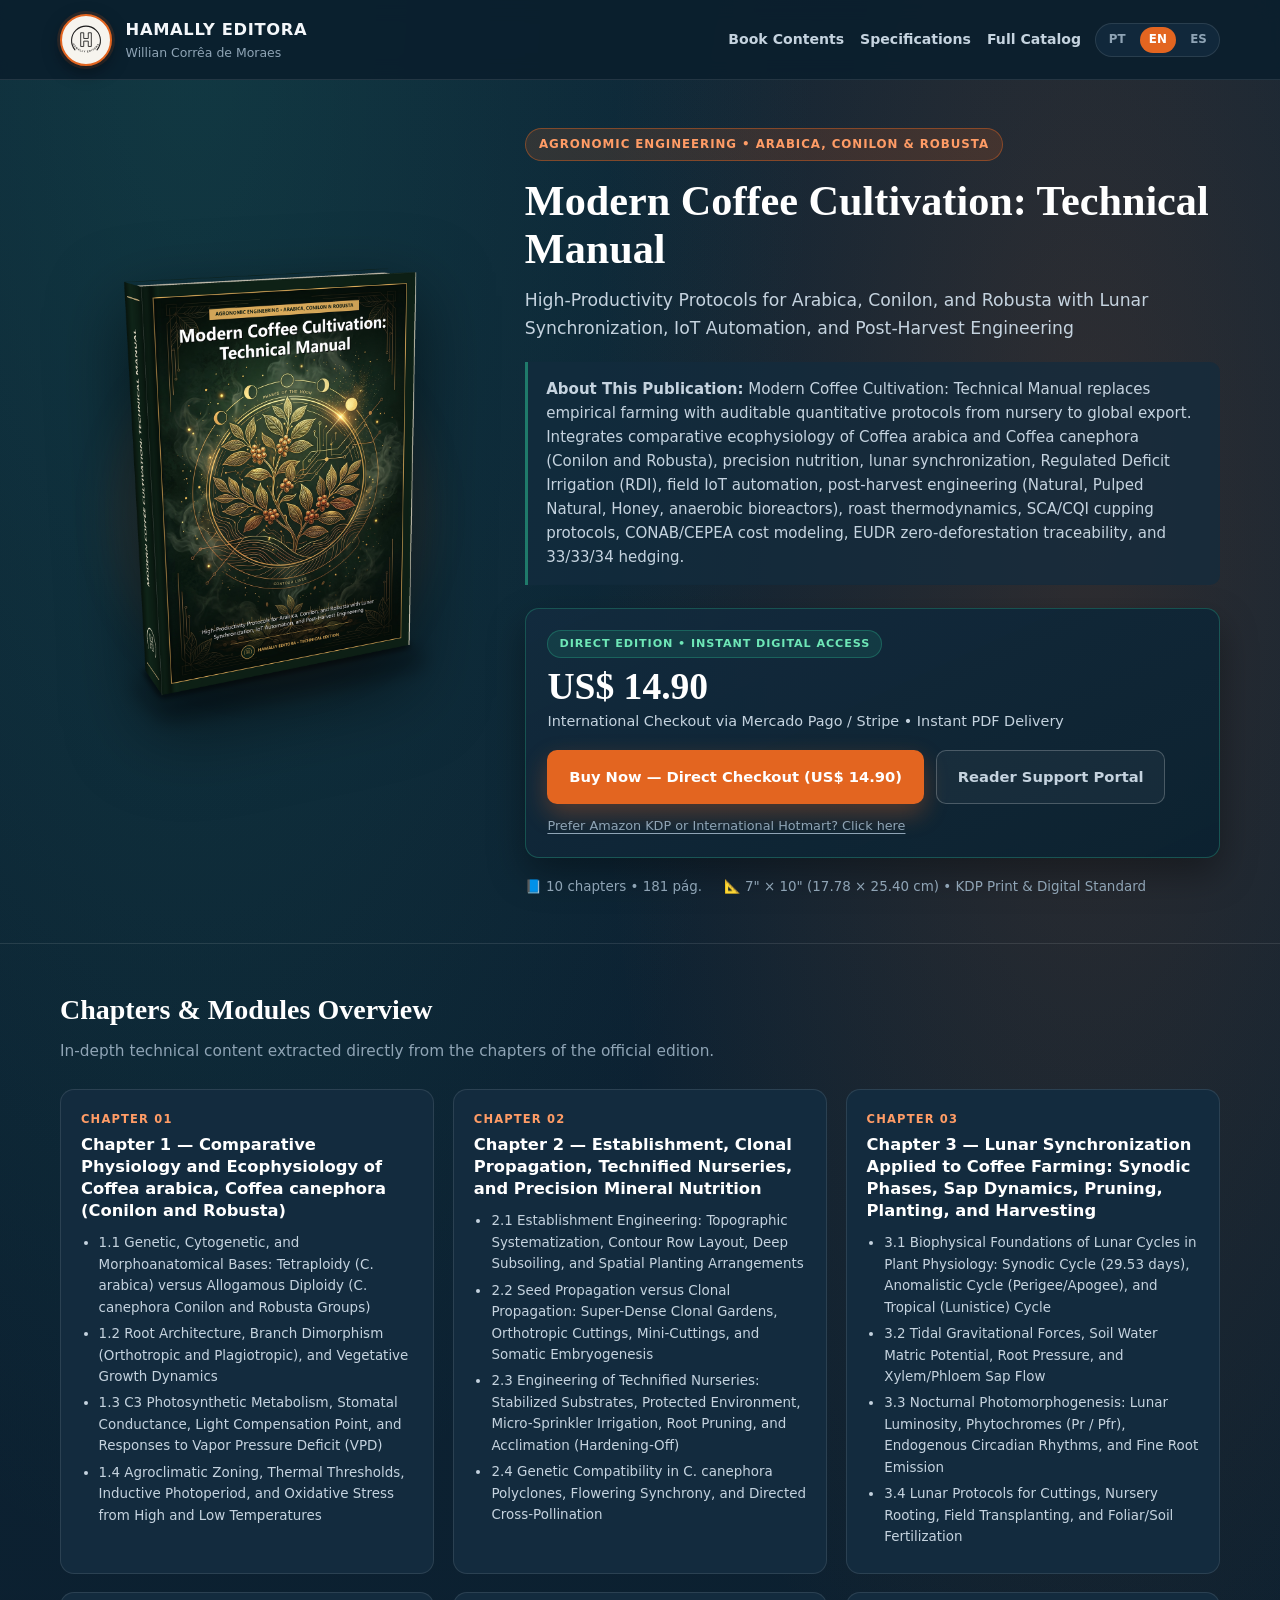
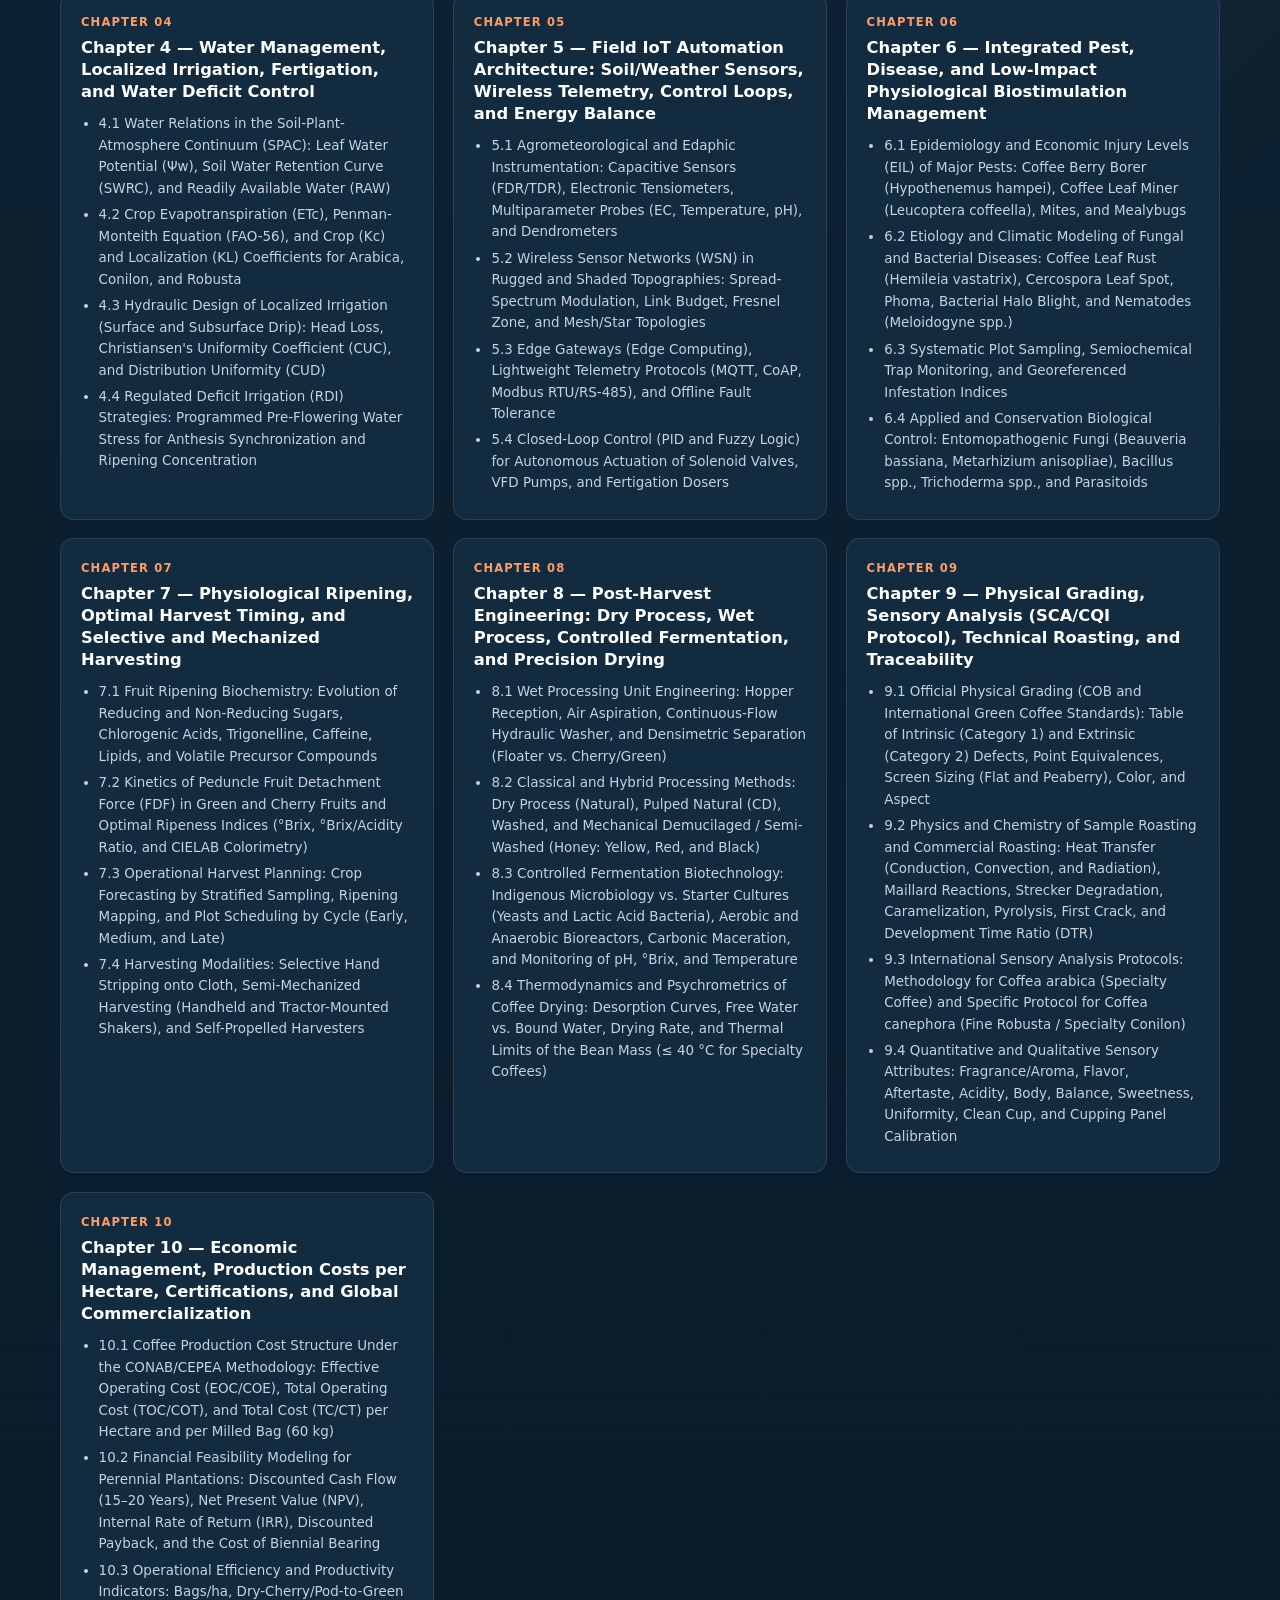
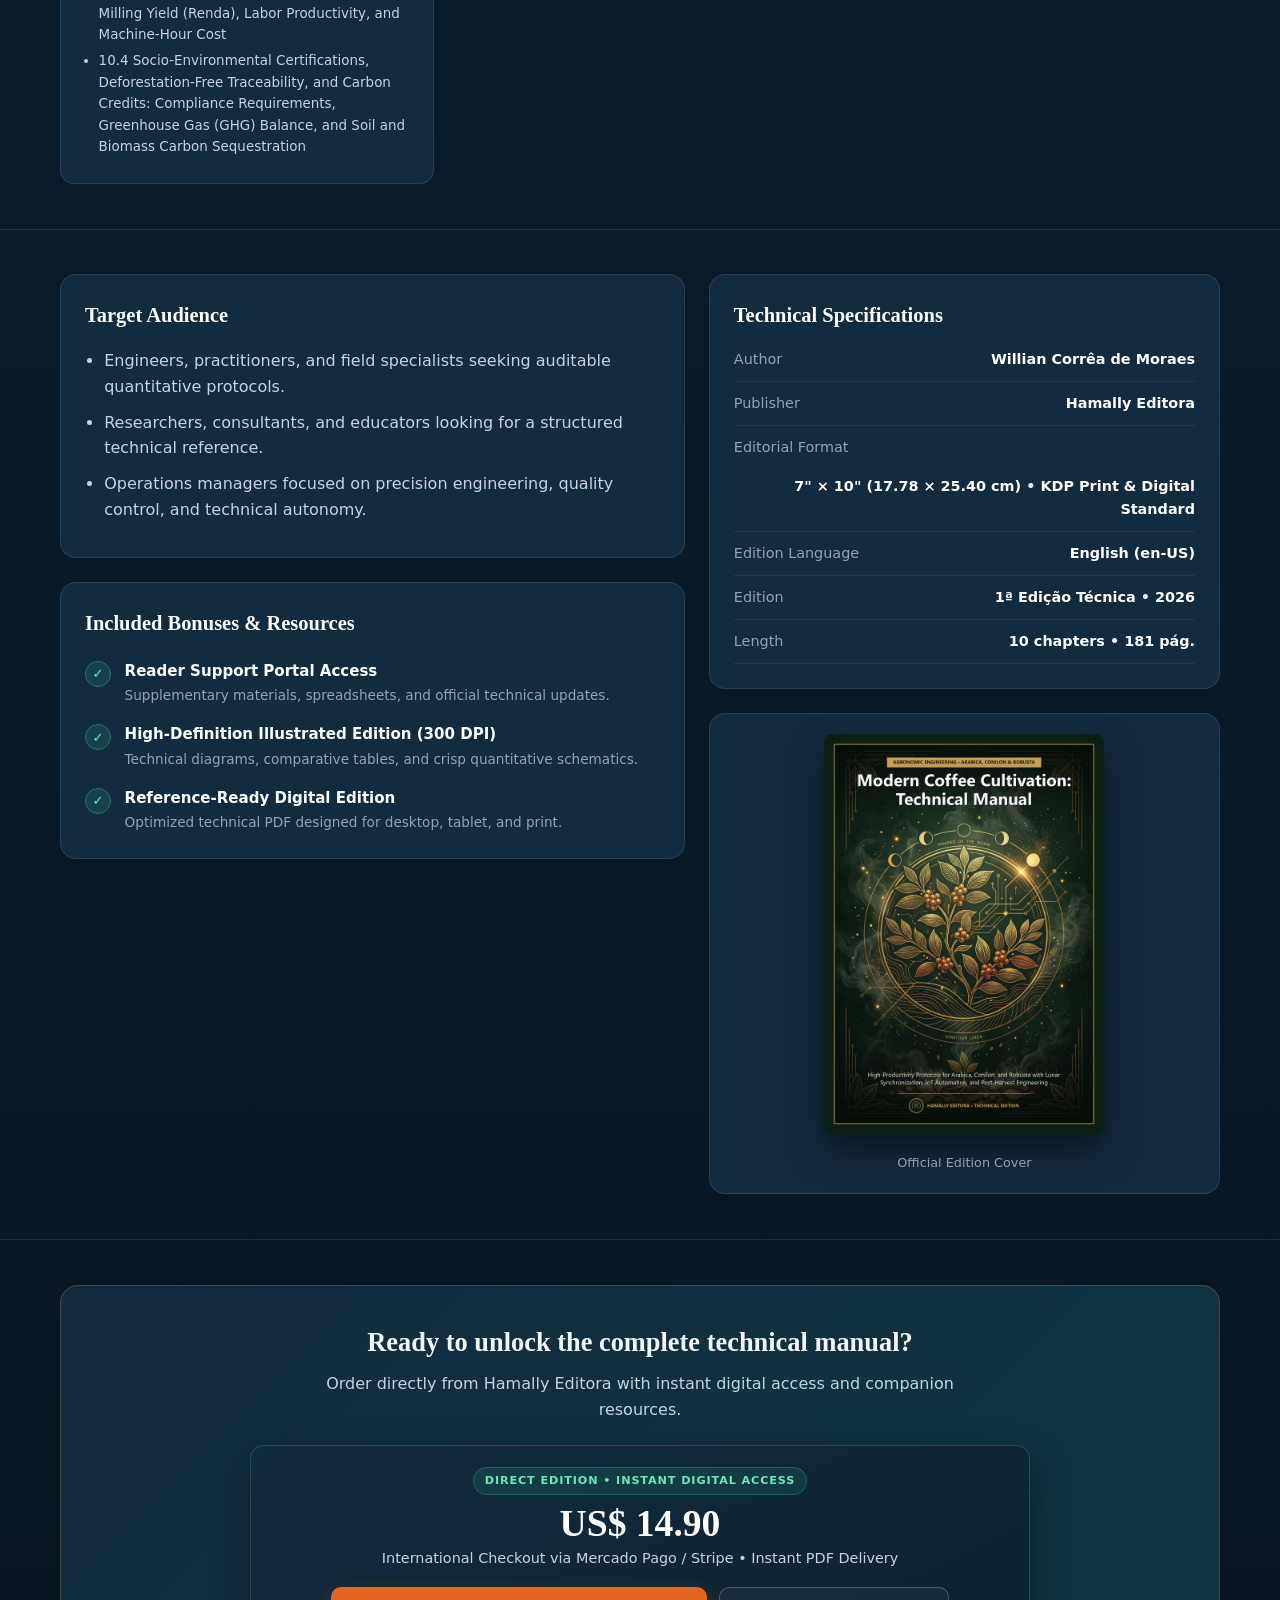
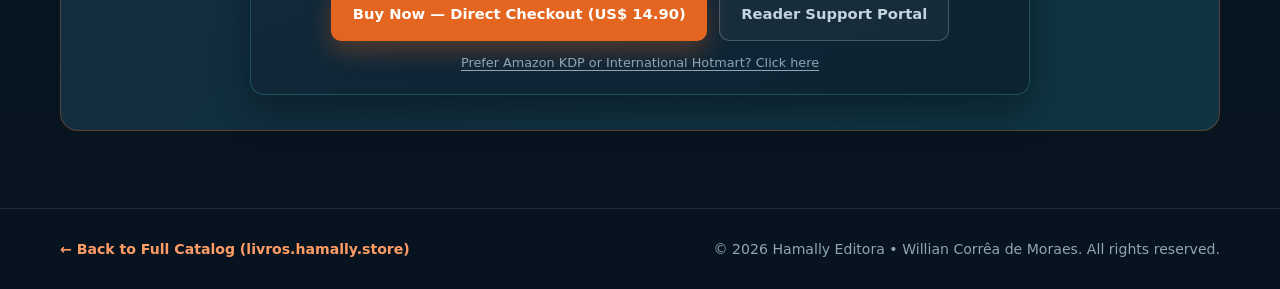
<file: manual-tecnico-da-cafeicultura-moderna/index_en.html>
<!DOCTYPE html>
<html lang="en-US">
<head>
  <meta charset="UTF-8" />
  <meta name="viewport" content="width=device-width, initial-scale=1.0" />
  <title>Modern Coffee Cultivation: Technical Manual — Hamally Editora</title>
  <meta name="description" content="High-Productivity Protocols for Arabica, Conilon, and Robusta with Lunar Synchronization, IoT Automation, and Post-Harvest Engineering" />
  <meta name="theme-color" content="#0B1E2D" />
  <style>
    :root {
      --bg-page: #0B1E2D;
      --bg-deep: #07141F;
      --bg-card: #132B3E;
      --bg-card-alt: #17344B;
      --accent: #E36520;
      --accent-hover: #F27835;
      --support: #1F7A6A;
      --support-hover: #26927F;
      --text-main: #F4F7FA;
      --text-sec: #C5D3DF;
      --text-muted: #8FA4B5;
      --border: rgba(255, 255, 255, 0.10);
      --font-sans: system-ui, -apple-system, "Segoe UI", Roboto, "Helvetica Neue", Arial, sans-serif;
      --font-serif: Georgia, "Liberation Serif", serif;
    }
    *, *::before, *::after { box-sizing: border-box; }
    html { scroll-behavior: smooth; }
    body {
      margin: 0;
      font-family: var(--font-sans);
      color: var(--text-main);
      background-color: var(--bg-page);
      background-image:
        radial-gradient(ellipse 75% 48% at 15% 0%, rgba(31, 122, 106, 0.24) 0%, transparent 65%),
        radial-gradient(ellipse 65% 45% at 85% 10%, rgba(227, 101, 32, 0.16) 0%, transparent 60%),
        linear-gradient(180deg, #0D2436 0%, var(--bg-page) 52%, var(--bg-deep) 100%);
      line-height: 1.6;
      min-height: 100vh;
    }
    .container { width: min(1160px, 92%); margin: 0 auto; }

    /* HEADER */
    .site-header {
      position: sticky; top: 0; z-index: 40;
      background: rgba(11, 30, 45, 0.90);
      backdrop-filter: blur(10px);
      border-bottom: 1px solid var(--border);
    }
    .header-inner {
      display: flex; align-items: center; justify-content: space-between;
      gap: 1rem; padding: 0.85rem 0; flex-wrap: wrap;
    }
    .brand {
      display: flex; align-items: center; gap: 0.85rem;
      text-decoration: none; color: var(--text-main);
    }
    .brand-logo-circle {
      width: 52px; height: 52px; border-radius: 50%;
      background: #F6F4EE; border: 2px solid var(--accent);
      padding: 5px; display: flex; align-items: center; justify-content: center;
      box-shadow: 0 6px 18px rgba(0,0,0,0.38), 0 0 0 3px rgba(227,101,32,0.16);
      flex-shrink: 0;
    }
    .brand-logo-circle img { width: 100%; height: 100%; object-fit: contain; display: block; }
    .brand-text strong { display: block; font-size: 1.02rem; letter-spacing: 0.04em; }
    .brand-text span { display: block; font-size: 0.78rem; color: var(--text-muted); }
    .header-actions { display: flex; align-items: center; gap: 0.9rem; flex-wrap: wrap; }
    .nav-links { display: flex; gap: 1rem; align-items: center; }
    .nav-links a {
      color: var(--text-sec); text-decoration: none; font-size: 0.88rem; font-weight: 600;
      transition: color 0.2s;
    }
    .nav-links a:hover { color: #ffffff; }
    .lang-switcher { display: flex; gap: 0.3rem; background: rgba(19,43,62,0.9); padding: 3px; border-radius: 999px; border: 1px solid var(--border); }
    .lang-pill {
      text-decoration: none; color: var(--text-muted); font-size: 0.74rem; font-weight: 700;
      padding: 0.22rem 0.58rem; border-radius: 999px; transition: all 0.2s;
    }
    .lang-pill.active, .lang-pill:hover { background: var(--accent); color: #ffffff; }

    /* HERO */
    .hero { padding: 3rem 0 2.8rem; }
    .hero-grid {
      display: grid; grid-template-columns: minmax(260px, 420px) 1fr;
      gap: 2.8rem; align-items: center;
    }
    .hero-mockup-wrap {
      display: flex; justify-content: center; align-items: center;
      position: relative;
    }
    .hero-mockup-wrap::before {
      content: ""; position: absolute; width: 78%; height: 78%;
      border-radius: 50%;
      background: radial-gradient(circle, rgba(31,122,106,0.34) 0%, rgba(227,101,32,0.12) 48%, transparent 72%);
      filter: blur(18px); z-index: 0;
    }
    .hero-mockup {
      position: relative; z-index: 1;
      width: min(100%, 390px); height: auto;
      filter: drop-shadow(0 24px 36px rgba(0, 0, 0, 0.55));
      transition: transform 0.35s ease;
    }
    .hero-mockup:hover { transform: translateY(-6px) scale(1.02); }
    .kicker-badge {
      display: inline-block;
      background: rgba(227, 101, 32, 0.16);
      color: #FF9C66;
      border: 1px solid rgba(227, 101, 32, 0.45);
      font-size: 0.74rem; font-weight: 800; letter-spacing: 0.08em;
      padding: 0.36rem 0.82rem; border-radius: 999px;
      margin-bottom: 1rem;
    }
    .hero-title {
      font-family: var(--font-serif);
      font-size: clamp(1.9rem, 3.3vw, 2.8rem);
      line-height: 1.15; margin: 0 0 0.85rem; color: #ffffff;
    }
    .hero-subtitle {
      font-size: 1.08rem; color: var(--text-sec); margin: 0 0 1.2rem; font-weight: 500;
    }
    .hero-synopsis {
      background: rgba(19, 43, 62, 0.72);
      border-left: 3px solid var(--support);
      padding: 0.95rem 1.15rem; border-radius: 0 10px 10px 0;
      color: var(--text-sec); font-size: 0.94rem; margin-bottom: 1.45rem;
    }

    /* BLOCO DE OFERTA DIRETA (PIX PRÓPRIO + MERCADO PAGO) */
    .offer-box {
      background: linear-gradient(155deg, rgba(19, 43, 62, 0.95) 0%, rgba(12, 34, 48, 0.98) 100%);
      border: 1px solid rgba(31, 122, 106, 0.55);
      border-radius: 14px;
      padding: 1.25rem 1.35rem;
      box-shadow: 0 16px 36px rgba(0, 0, 0, 0.35);
    }
    .offer-box-center {
      max-width: 780px;
      margin: 0 auto;
      text-align: center;
    }
    .offer-badge {
      display: inline-block;
      font-size: 0.7rem;
      font-weight: 800;
      letter-spacing: 0.08em;
      color: #6EE7B7;
      background: rgba(31, 122, 106, 0.24);
      border: 1px solid rgba(31, 122, 106, 0.65);
      padding: 0.25rem 0.7rem;
      border-radius: 999px;
      margin-bottom: 0.55rem;
    }
    .offer-price-main {
      display: flex;
      align-items: baseline;
      gap: 0.55rem;
      flex-wrap: wrap;
    }
    .offer-box-center .offer-price-main {
      justify-content: center;
    }
    .offer-price-main strong {
      font-family: var(--font-serif);
      font-size: clamp(1.85rem, 3vw, 2.35rem);
      line-height: 1.05;
      color: #FFFFFF;
    }
    .offer-price-main span {
      font-size: 1rem;
      font-weight: 700;
      color: #5EEAD4;
    }
    .offer-installments {
      margin: 0.25rem 0 1.05rem;
      font-size: 0.9rem;
      color: var(--text-sec);
    }

    .cta-row { display: flex; gap: 0.75rem; flex-wrap: wrap; }
    .cta-row-center { justify-content: center; }
    .btn {
      display: inline-flex; align-items: center; justify-content: center;
      text-decoration: none; font-weight: 700; font-size: 0.92rem;
      padding: 0.88rem 1.3rem; border-radius: 10px; transition: all 0.22s ease;
      cursor: pointer; border: 1px solid transparent;
    }
    .btn-pix {
      background: linear-gradient(135deg, #25947E 0%, var(--support) 100%);
      color: #ffffff;
      box-shadow: 0 10px 24px rgba(31, 122, 106, 0.36);
    }
    .btn-pix:hover { background: var(--support-hover); transform: translateY(-2px); }
    .btn-primary {
      background: var(--accent); color: #ffffff;
      box-shadow: 0 10px 24px rgba(227, 101, 32, 0.32);
    }
    .btn-primary:hover { background: var(--accent-hover); transform: translateY(-2px); }
    .btn-outline {
      background: rgba(255, 255, 255, 0.04);
      color: var(--text-sec);
      border-color: rgba(255, 255, 255, 0.22);
    }
    .btn-outline:hover {
      background: rgba(255, 255, 255, 0.10);
      color: #ffffff;
      transform: translateY(-2px);
    }
    .alt-checkout-row {
      margin-top: 0.8rem;
      font-size: 0.8rem;
    }
    .alt-checkout-link {
      color: var(--text-muted);
      text-decoration: underline;
      text-underline-offset: 3px;
      transition: color 0.2s;
    }
    .alt-checkout-link:hover { color: #FF9C66; }

    .hero-meta-strip {
      display: flex; gap: 1.35rem; flex-wrap: wrap;
      margin-top: 1.15rem; font-size: 0.84rem; color: var(--text-muted);
    }

    /* SECTIONS */
    .section { padding: 2.8rem 0; border-top: 1px solid var(--border); }
    .section-head { margin-bottom: 1.6rem; }
    .section-head h2 {
      font-family: var(--font-serif); font-size: 1.75rem; margin: 0 0 0.35rem; color: #ffffff;
    }
    .section-head p { margin: 0; color: var(--text-muted); font-size: 0.96rem; }

    .chapters-grid {
      display: grid; grid-template-columns: repeat(auto-fill, minmax(290px, 1fr));
      gap: 1.15rem;
    }
    .chapter-card {
      background: var(--bg-card);
      border: 1px solid var(--border);
      border-radius: 14px;
      padding: 1.25rem;
      transition: transform 0.2s, border-color 0.2s, background 0.2s;
    }
    .chapter-card:hover {
      transform: translateY(-3px);
      border-color: rgba(227, 101, 32, 0.45);
      background: var(--bg-card-alt);
    }
    .chapter-num {
      font-size: 0.72rem; font-weight: 800; letter-spacing: 0.1em;
      text-transform: uppercase; color: #FF9C66; margin-bottom: 0.35rem;
    }
    .chapter-title { font-size: 1.02rem; margin: 0 0 0.65rem; color: #ffffff; line-height: 1.35; }
    .chapter-topics {
      margin: 0; padding-left: 1.1rem; color: var(--text-sec); font-size: 0.84rem;
    }
    .chapter-topics li { margin-bottom: 0.3rem; }

    .details-grid {
      display: grid; grid-template-columns: 1.1fr 0.9fr; gap: 1.5rem; align-items: start;
    }
    .panel-card {
      background: var(--bg-card); border: 1px solid var(--border);
      border-radius: 16px; padding: 1.5rem;
    }
    .panel-card h3 {
      font-family: var(--font-serif); font-size: 1.28rem; margin: 0 0 1rem; color: #ffffff;
    }
    .audience-list { margin: 0; padding-left: 1.2rem; color: var(--text-sec); }
    .audience-list li { margin-bottom: 0.65rem; }

    .specs-list { display: flex; flex-direction: column; gap: 0.65rem; }
    .spec-row {
      display: flex; justify-content: space-between; gap: 1rem; flex-wrap: wrap;
      padding-bottom: 0.6rem; border-bottom: 1px solid rgba(255,255,255,0.07);
      font-size: 0.9rem;
    }
    .spec-row span { color: var(--text-muted); }
    .spec-row strong { color: #ffffff; text-align: right; }

    .bonus-grid { display: flex; flex-direction: column; gap: 0.95rem; margin-top: 1.2rem; }
    .bonus-item { display: flex; gap: 0.85rem; align-items: flex-start; }
    .bonus-dot {
      width: 26px; height: 26px; border-radius: 50%;
      background: rgba(31, 122, 106, 0.28); border: 1px solid var(--support);
      color: #5EEAD4; font-weight: 800; font-size: 0.82rem;
      display: flex; align-items: center; justify-content: center; flex-shrink: 0;
      margin-top: 2px;
    }
    .bonus-item strong { display: block; color: #ffffff; font-size: 0.94rem; }
    .bonus-item p { margin: 0.15rem 0 0; color: var(--text-muted); font-size: 0.85rem; }

    .cover-preview-card {
      margin-top: 1.5rem; text-align: center;
      background: var(--bg-card); border: 1px solid var(--border);
      border-radius: 16px; padding: 1.25rem;
    }
    .cover-preview-card img {
      width: min(100%, 280px); height: auto; border-radius: 8px;
      box-shadow: 0 16px 32px rgba(0,0,0,0.5);
    }
    .cover-preview-card span {
      display: block; margin-top: 0.7rem; font-size: 0.8rem; color: var(--text-muted);
    }

    .cta-banner {
      background: linear-gradient(135deg, #132B3E 0%, #0F3542 100%);
      border: 1px solid rgba(227, 101, 32, 0.35);
      border-radius: 18px; padding: 2.2rem 1.8rem; text-align: center;
    }
    .cta-banner h2 { font-family: var(--font-serif); margin: 0 0 0.5rem; font-size: 1.65rem; }
    .cta-banner > p { margin: 0 auto 1.4rem; max-width: 680px; color: var(--text-sec); }

    .site-footer {
      border-top: 1px solid var(--border);
      background: var(--bg-deep);
      padding: 1.8rem 0; margin-top: 2rem;
    }
    .footer-inner {
      display: flex; justify-content: space-between; align-items: center;
      gap: 1rem; flex-wrap: wrap; font-size: 0.88rem; color: var(--text-muted);
    }
    .footer-inner a { color: #FF9C66; text-decoration: none; font-weight: 700; }
    .footer-inner a:hover { text-decoration: underline; }

    @media (max-width: 860px) {
      .hero-grid, .details-grid { grid-template-columns: 1fr; }
      .hero { padding-top: 2rem; }
      .nav-links { display: none; }
    }
  </style>
</head>
<body>
  <header class="site-header">
    <div class="container header-inner">
      <a href="https://livros.hamally.store/" class="brand">
        <div class="brand-logo-circle">
          <img src="logo.svg" alt="Hamally Editora" />
        </div>
        <div class="brand-text">
          <strong>HAMALLY EDITORA</strong>
          <span>Willian Corrêa de Moraes</span>
        </div>
      </a>
      <div class="header-actions">
        <nav class="nav-links">
          <a href="#conteudo">Book Contents</a>
          <a href="#especificacoes">Specifications</a>
          <a href="https://livros.hamally.store/">Full Catalog</a>
        </nav>
        <div class="lang-switcher" aria-label="Idioma">
          <a href="index.html" class="lang-pill">PT</a><a href="index_en.html" class="lang-pill active">EN</a><a href="index_es.html" class="lang-pill">ES</a>
        </div>
      </div>
    </div>
  </header>

  <main>
    <section class="hero">
      <div class="container hero-grid">
        <div class="hero-mockup-wrap">
          <img src="mockup_3d_estatica_en.png" alt="Modern Coffee Cultivation: Technical Manual" class="hero-mockup" />
        </div>
        <div>
          <span class="kicker-badge">AGRONOMIC ENGINEERING • ARABICA, CONILON &amp; ROBUSTA</span>
          <h1 class="hero-title">Modern Coffee Cultivation: Technical Manual</h1>
          <p class="hero-subtitle">High-Productivity Protocols for Arabica, Conilon, and Robusta with Lunar Synchronization, IoT Automation, and Post-Harvest Engineering</p>
          <div class="hero-synopsis">
            <strong>About This Publication:</strong> Modern Coffee Cultivation: Technical Manual replaces empirical farming with auditable quantitative protocols from nursery to global export. Integrates comparative ecophysiology of Coffea arabica and Coffea canephora (Conilon and Robusta), precision nutrition, lunar synchronization, Regulated Deficit Irrigation (RDI), field IoT automation, post-harvest engineering (Natural, Pulped Natural, Honey, anaerobic bioreactors), roast thermodynamics, SCA/CQI cupping protocols, CONAB/CEPEA cost modeling, EUDR zero-deforestation traceability, and 33/33/34 hedging.
          </div>
          
          <div class="offer-box">
            <div class="offer-badge">DIRECT EDITION • INSTANT DIGITAL ACCESS</div>
            <div class="offer-price-main">
              <strong>US$ 14.90</strong>
            </div>
            <div class="offer-installments">International Checkout via Mercado Pago / Stripe • Instant PDF Delivery</div>
            <div class="cta-row">
              <a href="https://app.hamally.store/checkout.html?livro=manual-tecnico-da-cafeicultura-moderna&amp;metodo=mercadopago&amp;idioma=en" class="btn btn-primary">Buy Now — Direct Checkout (US$ 14.90)</a>
              <a href="https://app.hamally.store/membros.html?livro=manual-tecnico-da-cafeicultura-moderna" target="_blank" rel="noopener" class="btn btn-outline">Reader Support Portal</a>
            </div>
            <div class="alt-checkout-row">
              <a href="#LINK_HOTMART_OPCIONAL" class="alt-checkout-link">Prefer Amazon KDP or International Hotmart? Click here</a>
            </div>
          </div>
          <div class="hero-meta-strip">
            <span>📘 10 chapters • 181 pág.</span>
            <span>📐 7&quot; × 10&quot; (17.78 × 25.40 cm) • KDP Print &amp; Digital Standard</span>
          </div>
        </div>
      </div>
    </section>

    <section class="section" id="conteudo">
      <div class="container">
        <div class="section-head">
          <h2>Chapters &amp; Modules Overview</h2>
          <p>In-depth technical content extracted directly from the chapters of the official edition.</p>
        </div>
        <div class="chapters-grid">
          
        <article class="chapter-card">
          <div class="chapter-num">Chapter 01</div>
          <h3 class="chapter-title">Chapter 1 — Comparative Physiology and Ecophysiology of Coffea arabica, Coffea canephora (Conilon and Robusta)</h3>
          <ul class='chapter-topics'><li>1.1 Genetic, Cytogenetic, and Morphoanatomical Bases: Tetraploidy (C. arabica) versus Allogamous Diploidy (C. canephora Conilon and Robusta Groups)</li><li>1.2 Root Architecture, Branch Dimorphism (Orthotropic and Plagiotropic), and Vegetative Growth Dynamics</li><li>1.3 C3 Photosynthetic Metabolism, Stomatal Conductance, Light Compensation Point, and Responses to Vapor Pressure Deficit (VPD)</li><li>1.4 Agroclimatic Zoning, Thermal Thresholds, Inductive Photoperiod, and Oxidative Stress from High and Low Temperatures</li></ul>
        </article>
        <article class="chapter-card">
          <div class="chapter-num">Chapter 02</div>
          <h3 class="chapter-title">Chapter 2 — Establishment, Clonal Propagation, Technified Nurseries, and Precision Mineral Nutrition</h3>
          <ul class='chapter-topics'><li>2.1 Establishment Engineering: Topographic Systematization, Contour Row Layout, Deep Subsoiling, and Spatial Planting Arrangements</li><li>2.2 Seed Propagation versus Clonal Propagation: Super-Dense Clonal Gardens, Orthotropic Cuttings, Mini-Cuttings, and Somatic Embryogenesis</li><li>2.3 Engineering of Technified Nurseries: Stabilized Substrates, Protected Environment, Micro-Sprinkler Irrigation, Root Pruning, and Acclimation (Hardening-Off)</li><li>2.4 Genetic Compatibility in C. canephora Polyclones, Flowering Synchrony, and Directed Cross-Pollination</li></ul>
        </article>
        <article class="chapter-card">
          <div class="chapter-num">Chapter 03</div>
          <h3 class="chapter-title">Chapter 3 — Lunar Synchronization Applied to Coffee Farming: Synodic Phases, Sap Dynamics, Pruning, Planting, and Harvesting</h3>
          <ul class='chapter-topics'><li>3.1 Biophysical Foundations of Lunar Cycles in Plant Physiology: Synodic Cycle (29.53 days), Anomalistic Cycle (Perigee/Apogee), and Tropical (Lunistice) Cycle</li><li>3.2 Tidal Gravitational Forces, Soil Water Matric Potential, Root Pressure, and Xylem/Phloem Sap Flow</li><li>3.3 Nocturnal Photomorphogenesis: Lunar Luminosity, Phytochromes (Pr / Pfr), Endogenous Circadian Rhythms, and Fine Root Emission</li><li>3.4 Lunar Protocols for Cuttings, Nursery Rooting, Field Transplanting, and Foliar/Soil Fertilization</li></ul>
        </article>
        <article class="chapter-card">
          <div class="chapter-num">Chapter 04</div>
          <h3 class="chapter-title">Chapter 4 — Water Management, Localized Irrigation, Fertigation, and Water Deficit Control</h3>
          <ul class='chapter-topics'><li>4.1 Water Relations in the Soil-Plant-Atmosphere Continuum (SPAC): Leaf Water Potential (Ψw), Soil Water Retention Curve (SWRC), and Readily Available Water (RAW)</li><li>4.2 Crop Evapotranspiration (ETc), Penman-Monteith Equation (FAO-56), and Crop (Kc) and Localization (KL) Coefficients for Arabica, Conilon, and Robusta</li><li>4.3 Hydraulic Design of Localized Irrigation (Surface and Subsurface Drip): Head Loss, Christiansen&#x27;s Uniformity Coefficient (CUC), and Distribution Uniformity (CUD)</li><li>4.4 Regulated Deficit Irrigation (RDI) Strategies: Programmed Pre-Flowering Water Stress for Anthesis Synchronization and Ripening Concentration</li></ul>
        </article>
        <article class="chapter-card">
          <div class="chapter-num">Chapter 05</div>
          <h3 class="chapter-title">Chapter 5 — Field IoT Automation Architecture: Soil/Weather Sensors, Wireless Telemetry, Control Loops, and Energy Balance</h3>
          <ul class='chapter-topics'><li>5.1 Agrometeorological and Edaphic Instrumentation: Capacitive Sensors (FDR/TDR), Electronic Tensiometers, Multiparameter Probes (EC, Temperature, pH), and Dendrometers</li><li>5.2 Wireless Sensor Networks (WSN) in Rugged and Shaded Topographies: Spread-Spectrum Modulation, Link Budget, Fresnel Zone, and Mesh/Star Topologies</li><li>5.3 Edge Gateways (Edge Computing), Lightweight Telemetry Protocols (MQTT, CoAP, Modbus RTU/RS-485), and Offline Fault Tolerance</li><li>5.4 Closed-Loop Control (PID and Fuzzy Logic) for Autonomous Actuation of Solenoid Valves, VFD Pumps, and Fertigation Dosers</li></ul>
        </article>
        <article class="chapter-card">
          <div class="chapter-num">Chapter 06</div>
          <h3 class="chapter-title">Chapter 6 — Integrated Pest, Disease, and Low-Impact Physiological Biostimulation Management</h3>
          <ul class='chapter-topics'><li>6.1 Epidemiology and Economic Injury Levels (EIL) of Major Pests: Coffee Berry Borer (Hypothenemus hampei), Coffee Leaf Miner (Leucoptera coffeella), Mites, and Mealybugs</li><li>6.2 Etiology and Climatic Modeling of Fungal and Bacterial Diseases: Coffee Leaf Rust (Hemileia vastatrix), Cercospora Leaf Spot, Phoma, Bacterial Halo Blight, and Nematodes (Meloidogyne spp.)</li><li>6.3 Systematic Plot Sampling, Semiochemical Trap Monitoring, and Georeferenced Infestation Indices</li><li>6.4 Applied and Conservation Biological Control: Entomopathogenic Fungi (Beauveria bassiana, Metarhizium anisopliae), Bacillus spp., Trichoderma spp., and Parasitoids</li></ul>
        </article>
        <article class="chapter-card">
          <div class="chapter-num">Chapter 07</div>
          <h3 class="chapter-title">Chapter 7 — Physiological Ripening, Optimal Harvest Timing, and Selective and Mechanized Harvesting</h3>
          <ul class='chapter-topics'><li>7.1 Fruit Ripening Biochemistry: Evolution of Reducing and Non-Reducing Sugars, Chlorogenic Acids, Trigonelline, Caffeine, Lipids, and Volatile Precursor Compounds</li><li>7.2 Kinetics of Peduncle Fruit Detachment Force (FDF) in Green and Cherry Fruits and Optimal Ripeness Indices (°Brix, °Brix/Acidity Ratio, and CIELAB Colorimetry)</li><li>7.3 Operational Harvest Planning: Crop Forecasting by Stratified Sampling, Ripening Mapping, and Plot Scheduling by Cycle (Early, Medium, and Late)</li><li>7.4 Harvesting Modalities: Selective Hand Stripping onto Cloth, Semi-Mechanized Harvesting (Handheld and Tractor-Mounted Shakers), and Self-Propelled Harvesters</li></ul>
        </article>
        <article class="chapter-card">
          <div class="chapter-num">Chapter 08</div>
          <h3 class="chapter-title">Chapter 8 — Post-Harvest Engineering: Dry Process, Wet Process, Controlled Fermentation, and Precision Drying</h3>
          <ul class='chapter-topics'><li>8.1 Wet Processing Unit Engineering: Hopper Reception, Air Aspiration, Continuous-Flow Hydraulic Washer, and Densimetric Separation (Floater vs. Cherry/Green)</li><li>8.2 Classical and Hybrid Processing Methods: Dry Process (Natural), Pulped Natural (CD), Washed, and Mechanical Demucilaged / Semi-Washed (Honey: Yellow, Red, and Black)</li><li>8.3 Controlled Fermentation Biotechnology: Indigenous Microbiology vs. Starter Cultures (Yeasts and Lactic Acid Bacteria), Aerobic and Anaerobic Bioreactors, Carbonic Maceration, and Monitoring of pH, °Brix, and Temperature</li><li>8.4 Thermodynamics and Psychrometrics of Coffee Drying: Desorption Curves, Free Water vs. Bound Water, Drying Rate, and Thermal Limits of the Bean Mass (≤ 40 °C for Specialty Coffees)</li></ul>
        </article>
        <article class="chapter-card">
          <div class="chapter-num">Chapter 09</div>
          <h3 class="chapter-title">Chapter 9 — Physical Grading, Sensory Analysis (SCA/CQI Protocol), Technical Roasting, and Traceability</h3>
          <ul class='chapter-topics'><li>9.1 Official Physical Grading (COB and International Green Coffee Standards): Table of Intrinsic (Category 1) and Extrinsic (Category 2) Defects, Point Equivalences, Screen Sizing (Flat and Peaberry), Color, and Aspect</li><li>9.2 Physics and Chemistry of Sample Roasting and Commercial Roasting: Heat Transfer (Conduction, Convection, and Radiation), Maillard Reactions, Strecker Degradation, Caramelization, Pyrolysis, First Crack, and Development Time Ratio (DTR)</li><li>9.3 International Sensory Analysis Protocols: Methodology for Coffea arabica (Specialty Coffee) and Specific Protocol for Coffea canephora (Fine Robusta / Specialty Conilon)</li><li>9.4 Quantitative and Qualitative Sensory Attributes: Fragrance/Aroma, Flavor, Aftertaste, Acidity, Body, Balance, Sweetness, Uniformity, Clean Cup, and Cupping Panel Calibration</li></ul>
        </article>
        <article class="chapter-card">
          <div class="chapter-num">Chapter 10</div>
          <h3 class="chapter-title">Chapter 10 — Economic Management, Production Costs per Hectare, Certifications, and Global Commercialization</h3>
          <ul class='chapter-topics'><li>10.1 Coffee Production Cost Structure Under the CONAB/CEPEA Methodology: Effective Operating Cost (EOC/COE), Total Operating Cost (TOC/COT), and Total Cost (TC/CT) per Hectare and per Milled Bag (60 kg)</li><li>10.2 Financial Feasibility Modeling for Perennial Plantations: Discounted Cash Flow (15–20 Years), Net Present Value (NPV), Internal Rate of Return (IRR), Discounted Payback, and the Cost of Biennial Bearing</li><li>10.3 Operational Efficiency and Productivity Indicators: Bags/ha, Dry-Cherry/Pod-to-Green Milling Yield (Renda), Labor Productivity, and Machine-Hour Cost</li><li>10.4 Socio-Environmental Certifications, Deforestation-Free Traceability, and Carbon Credits: Compliance Requirements, Greenhouse Gas (GHG) Balance, and Soil and Biomass Carbon Sequestration</li></ul>
        </article>
        </div>
      </div>
    </section>

    <section class="section" id="especificacoes">
      <div class="container details-grid">
        <div>
          <div class="panel-card">
            <h3>Target Audience</h3>
            <ul class="audience-list">
              <li>Engineers, practitioners, and field specialists seeking auditable quantitative protocols.</li><li>Researchers, consultants, and educators looking for a structured technical reference.</li><li>Operations managers focused on precision engineering, quality control, and technical autonomy.</li>
            </ul>
          </div>
          <div class="panel-card" style="margin-top: 1.5rem;">
            <h3>Included Bonuses &amp; Resources</h3>
            <div class="bonus-grid">
              <div class="bonus-item">
          <div class="bonus-dot">✓</div>
          <div>
            <strong>Reader Support Portal Access</strong>
            <p>Supplementary materials, spreadsheets, and official technical updates.</p>
          </div>
        </div><div class="bonus-item">
          <div class="bonus-dot">✓</div>
          <div>
            <strong>High-Definition Illustrated Edition (300 DPI)</strong>
            <p>Technical diagrams, comparative tables, and crisp quantitative schematics.</p>
          </div>
        </div><div class="bonus-item">
          <div class="bonus-dot">✓</div>
          <div>
            <strong>Reference-Ready Digital Edition</strong>
            <p>Optimized technical PDF designed for desktop, tablet, and print.</p>
          </div>
        </div>
            </div>
          </div>
        </div>
        <div>
          <div class="panel-card">
            <h3>Technical Specifications</h3>
            <div class="specs-list">
              <div class='spec-row'><span>Author</span><strong>Willian Corrêa de Moraes</strong></div><div class='spec-row'><span>Publisher</span><strong>Hamally Editora</strong></div><div class='spec-row'><span>Editorial Format</span><strong>7&quot; × 10&quot; (17.78 × 25.40 cm) • KDP Print &amp; Digital Standard</strong></div><div class='spec-row'><span>Edition Language</span><strong>English (en-US)</strong></div><div class='spec-row'><span>Edition</span><strong>1ª Edição Técnica • 2026</strong></div><div class='spec-row'><span>Length</span><strong>10 chapters • 181 pág.</strong></div>
            </div>
          </div>
          <div class="cover-preview-card">
            <img src="capa_estatica_en.png" alt="Modern Coffee Cultivation: Technical Manual" />
            <span>Official Edition Cover</span>
          </div>
        </div>
      </div>
    </section>

    <section class="section" id="oferta">
      <div class="container">
        <div class="cta-banner">
          <h2>Ready to unlock the complete technical manual?</h2>
          <p>Order directly from Hamally Editora with instant digital access and companion resources.</p>
          
          <div class="offer-box offer-box-center">
            <div class="offer-badge">DIRECT EDITION • INSTANT DIGITAL ACCESS</div>
            <div class="offer-price-main">
              <strong>US$ 14.90</strong>
            </div>
            <div class="offer-installments">International Checkout via Mercado Pago / Stripe • Instant PDF Delivery</div>
            <div class="cta-row cta-row-center">
              <a href="https://app.hamally.store/checkout.html?livro=manual-tecnico-da-cafeicultura-moderna&amp;metodo=mercadopago&amp;idioma=en" class="btn btn-primary">Buy Now — Direct Checkout (US$ 14.90)</a>
              <a href="https://app.hamally.store/membros.html?livro=manual-tecnico-da-cafeicultura-moderna" target="_blank" rel="noopener" class="btn btn-outline">Reader Support Portal</a>
            </div>
            <div class="alt-checkout-row">
              <a href="#LINK_HOTMART_OPCIONAL" class="alt-checkout-link">Prefer Amazon KDP or International Hotmart? Click here</a>
            </div>
          </div>
        </div>
      </div>
    </section>
  </main>

  <footer class="site-footer">
    <div class="container footer-inner">
      <a href="https://livros.hamally.store/">← Back to Full Catalog (livros.hamally.store)</a>
      <span>© 2026 Hamally Editora • Willian Corrêa de Moraes. All rights reserved.</span>
    </div>
  </footer>
</body>
</html>
</file>
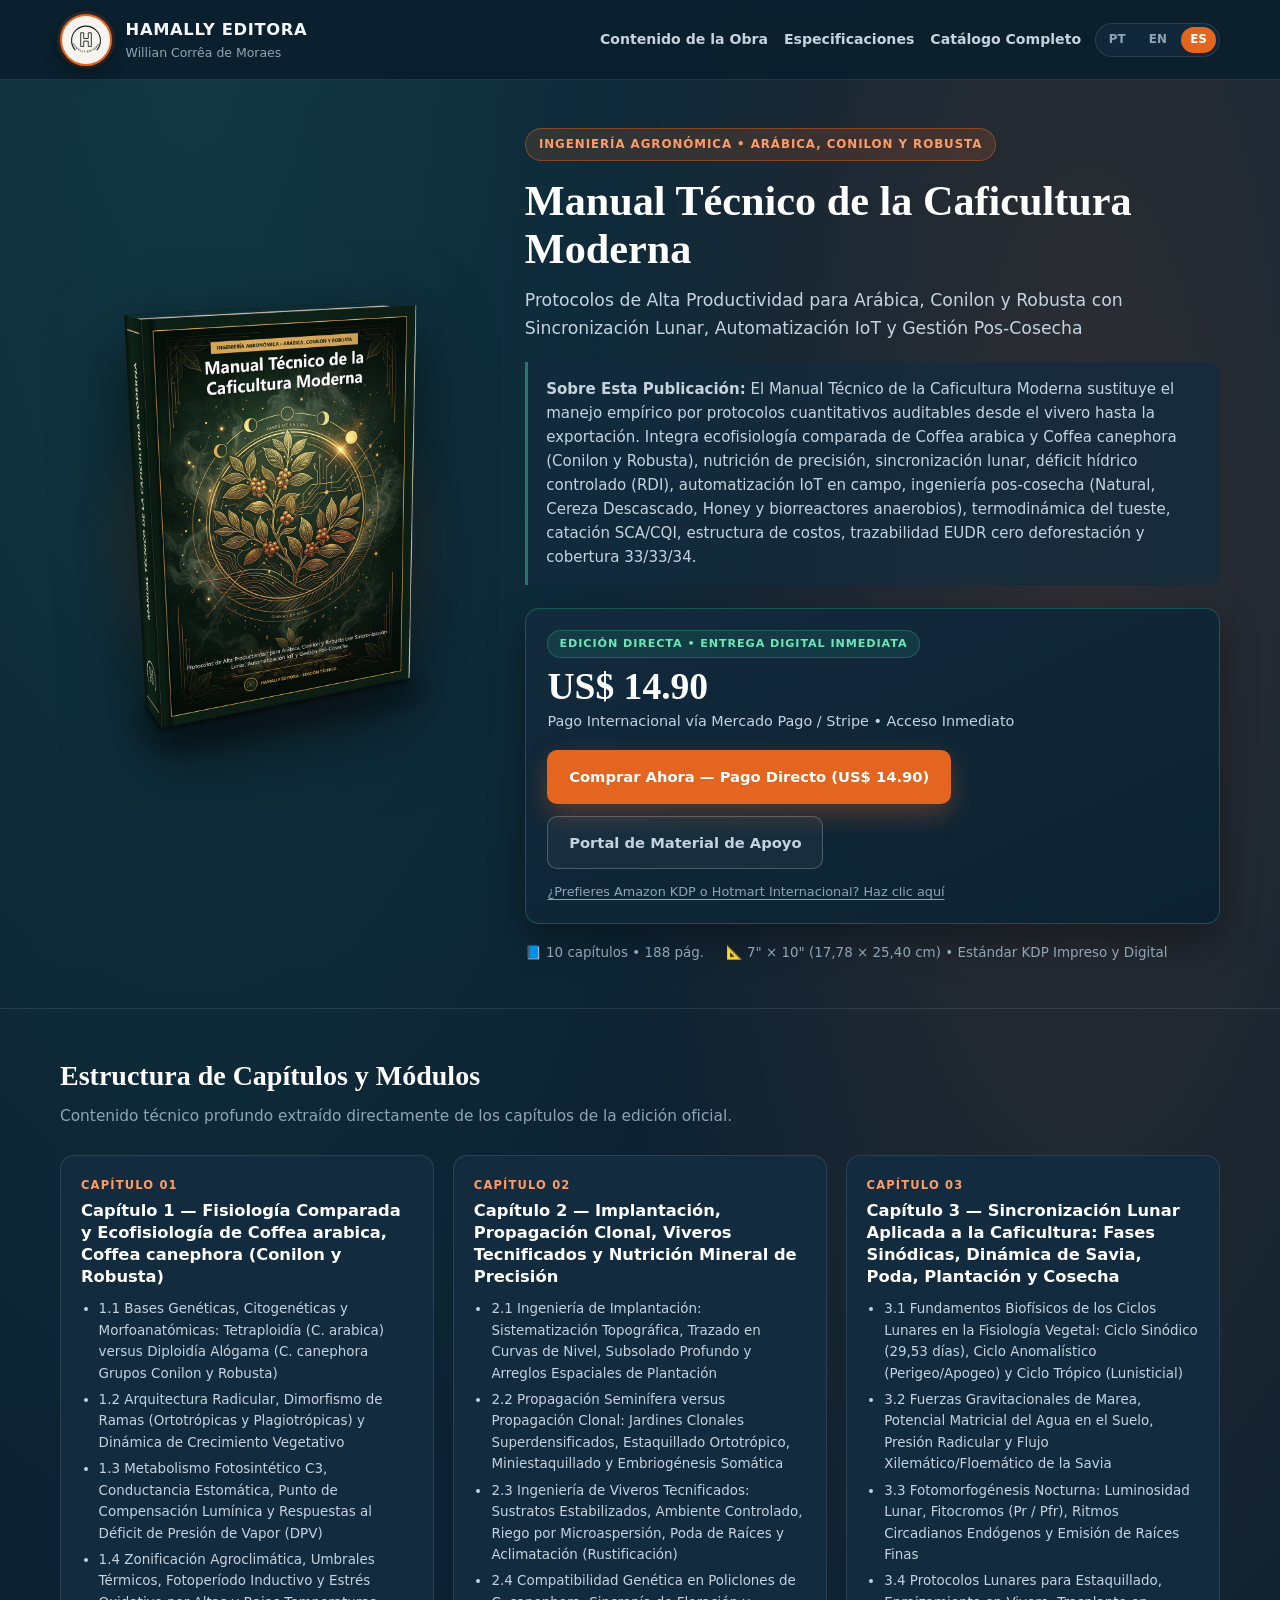
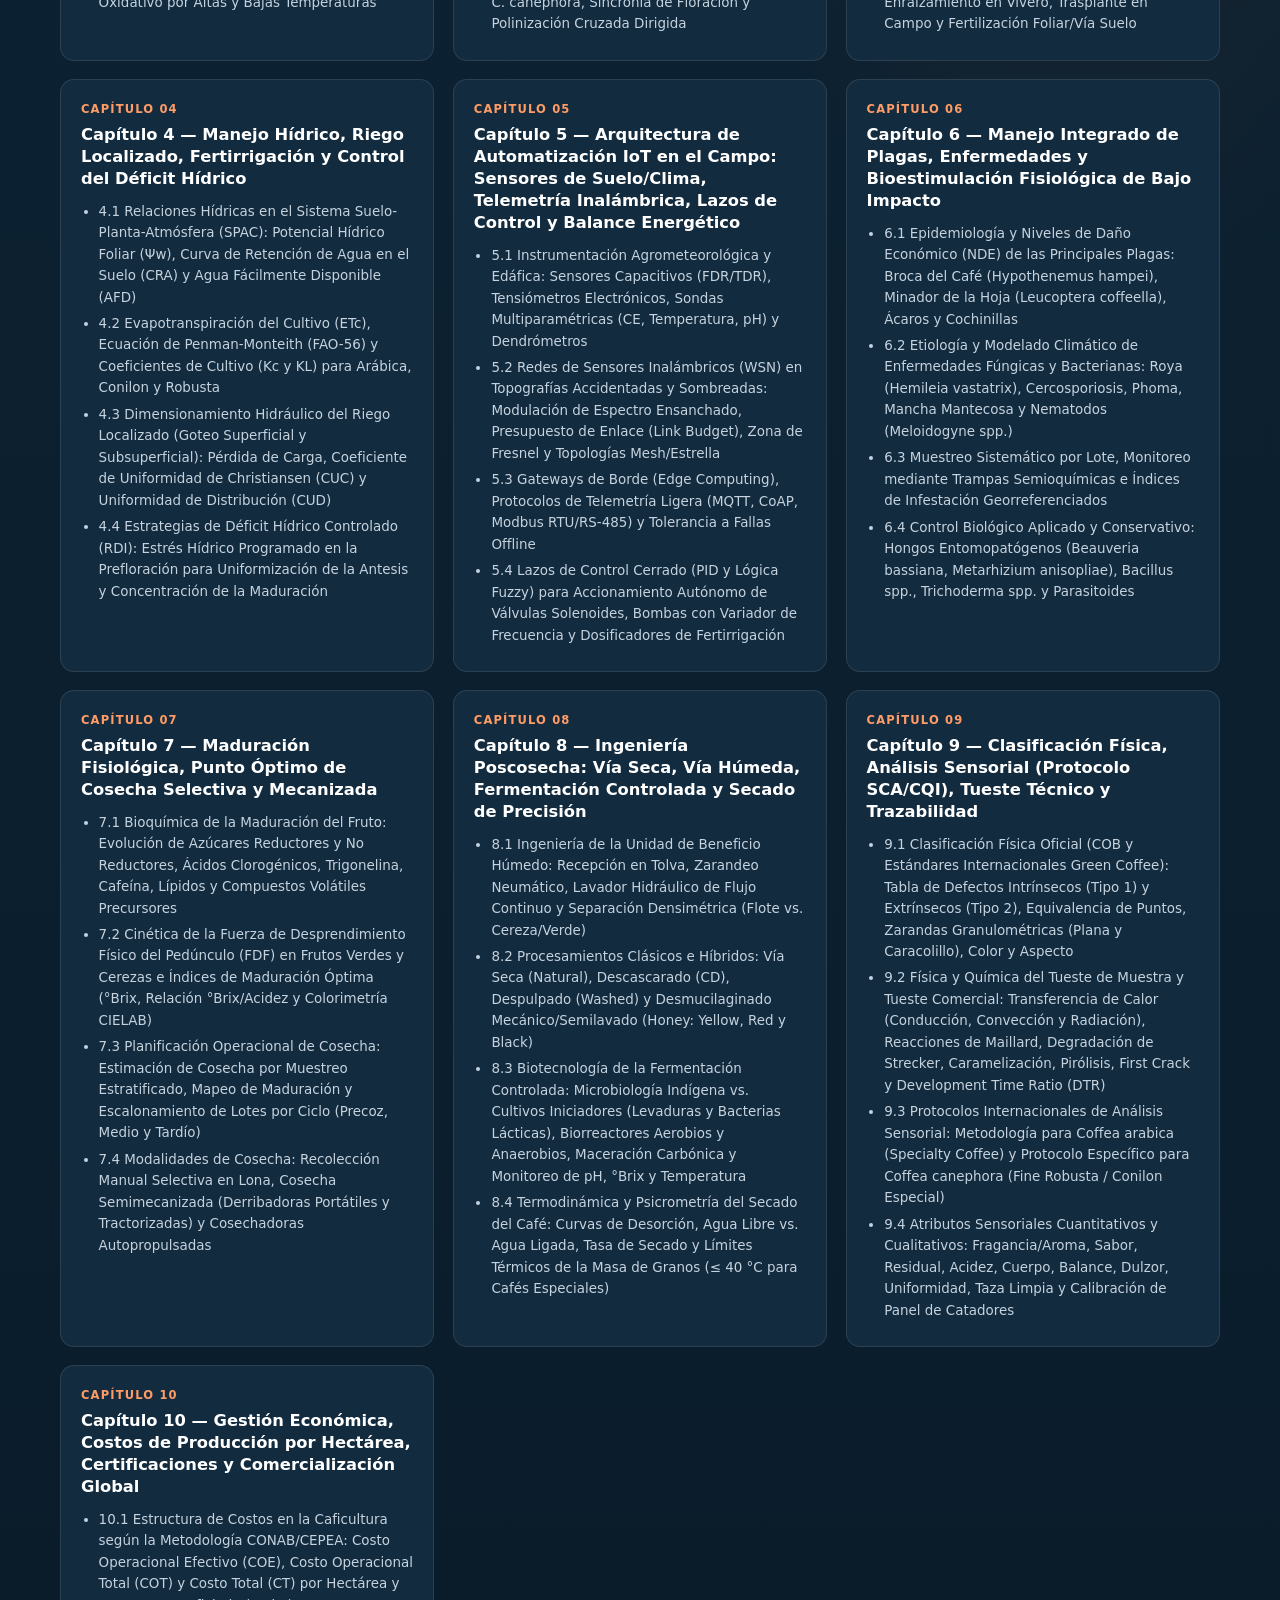
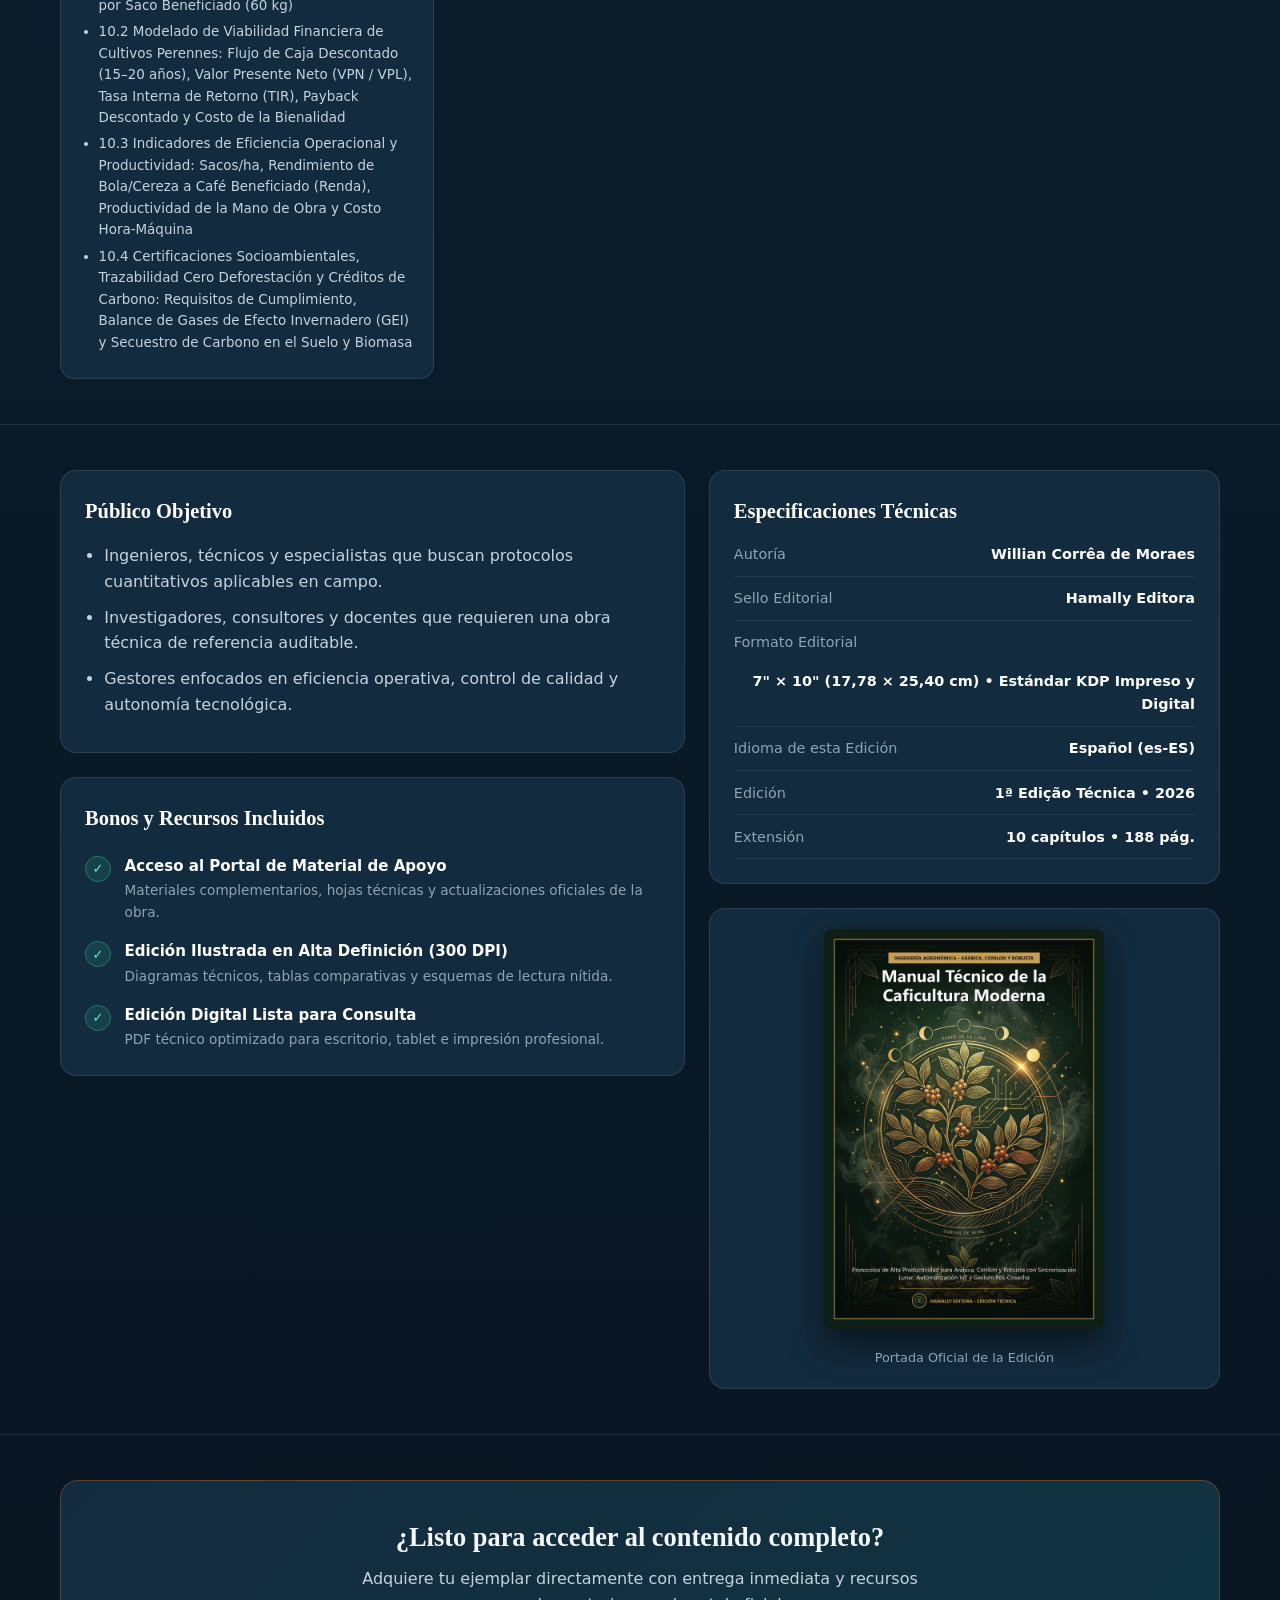
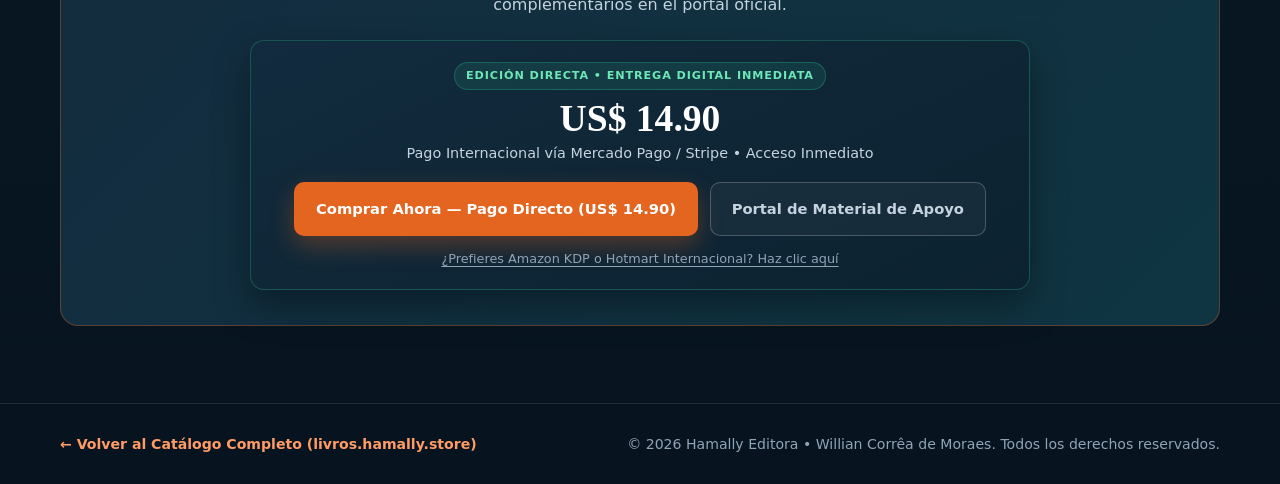
<file: manual-tecnico-da-cafeicultura-moderna/index_es.html>
<!DOCTYPE html>
<html lang="es-ES">
<head>
  <meta charset="UTF-8" />
  <meta name="viewport" content="width=device-width, initial-scale=1.0" />
  <title>Manual Técnico de la Caficultura Moderna — Hamally Editora</title>
  <meta name="description" content="Protocolos de Alta Productividad para Arábica, Conilon y Robusta con Sincronización Lunar, Automatización IoT y Gestión Pos-Cosecha" />
  <meta name="theme-color" content="#0B1E2D" />
  <style>
    :root {
      --bg-page: #0B1E2D;
      --bg-deep: #07141F;
      --bg-card: #132B3E;
      --bg-card-alt: #17344B;
      --accent: #E36520;
      --accent-hover: #F27835;
      --support: #1F7A6A;
      --support-hover: #26927F;
      --text-main: #F4F7FA;
      --text-sec: #C5D3DF;
      --text-muted: #8FA4B5;
      --border: rgba(255, 255, 255, 0.10);
      --font-sans: system-ui, -apple-system, "Segoe UI", Roboto, "Helvetica Neue", Arial, sans-serif;
      --font-serif: Georgia, "Liberation Serif", serif;
    }
    *, *::before, *::after { box-sizing: border-box; }
    html { scroll-behavior: smooth; }
    body {
      margin: 0;
      font-family: var(--font-sans);
      color: var(--text-main);
      background-color: var(--bg-page);
      background-image:
        radial-gradient(ellipse 75% 48% at 15% 0%, rgba(31, 122, 106, 0.24) 0%, transparent 65%),
        radial-gradient(ellipse 65% 45% at 85% 10%, rgba(227, 101, 32, 0.16) 0%, transparent 60%),
        linear-gradient(180deg, #0D2436 0%, var(--bg-page) 52%, var(--bg-deep) 100%);
      line-height: 1.6;
      min-height: 100vh;
    }
    .container { width: min(1160px, 92%); margin: 0 auto; }

    /* HEADER */
    .site-header {
      position: sticky; top: 0; z-index: 40;
      background: rgba(11, 30, 45, 0.90);
      backdrop-filter: blur(10px);
      border-bottom: 1px solid var(--border);
    }
    .header-inner {
      display: flex; align-items: center; justify-content: space-between;
      gap: 1rem; padding: 0.85rem 0; flex-wrap: wrap;
    }
    .brand {
      display: flex; align-items: center; gap: 0.85rem;
      text-decoration: none; color: var(--text-main);
    }
    .brand-logo-circle {
      width: 52px; height: 52px; border-radius: 50%;
      background: #F6F4EE; border: 2px solid var(--accent);
      padding: 5px; display: flex; align-items: center; justify-content: center;
      box-shadow: 0 6px 18px rgba(0,0,0,0.38), 0 0 0 3px rgba(227,101,32,0.16);
      flex-shrink: 0;
    }
    .brand-logo-circle img { width: 100%; height: 100%; object-fit: contain; display: block; }
    .brand-text strong { display: block; font-size: 1.02rem; letter-spacing: 0.04em; }
    .brand-text span { display: block; font-size: 0.78rem; color: var(--text-muted); }
    .header-actions { display: flex; align-items: center; gap: 0.9rem; flex-wrap: wrap; }
    .nav-links { display: flex; gap: 1rem; align-items: center; }
    .nav-links a {
      color: var(--text-sec); text-decoration: none; font-size: 0.88rem; font-weight: 600;
      transition: color 0.2s;
    }
    .nav-links a:hover { color: #ffffff; }
    .lang-switcher { display: flex; gap: 0.3rem; background: rgba(19,43,62,0.9); padding: 3px; border-radius: 999px; border: 1px solid var(--border); }
    .lang-pill {
      text-decoration: none; color: var(--text-muted); font-size: 0.74rem; font-weight: 700;
      padding: 0.22rem 0.58rem; border-radius: 999px; transition: all 0.2s;
    }
    .lang-pill.active, .lang-pill:hover { background: var(--accent); color: #ffffff; }

    /* HERO */
    .hero { padding: 3rem 0 2.8rem; }
    .hero-grid {
      display: grid; grid-template-columns: minmax(260px, 420px) 1fr;
      gap: 2.8rem; align-items: center;
    }
    .hero-mockup-wrap {
      display: flex; justify-content: center; align-items: center;
      position: relative;
    }
    .hero-mockup-wrap::before {
      content: ""; position: absolute; width: 78%; height: 78%;
      border-radius: 50%;
      background: radial-gradient(circle, rgba(31,122,106,0.34) 0%, rgba(227,101,32,0.12) 48%, transparent 72%);
      filter: blur(18px); z-index: 0;
    }
    .hero-mockup {
      position: relative; z-index: 1;
      width: min(100%, 390px); height: auto;
      filter: drop-shadow(0 24px 36px rgba(0, 0, 0, 0.55));
      transition: transform 0.35s ease;
    }
    .hero-mockup:hover { transform: translateY(-6px) scale(1.02); }
    .kicker-badge {
      display: inline-block;
      background: rgba(227, 101, 32, 0.16);
      color: #FF9C66;
      border: 1px solid rgba(227, 101, 32, 0.45);
      font-size: 0.74rem; font-weight: 800; letter-spacing: 0.08em;
      padding: 0.36rem 0.82rem; border-radius: 999px;
      margin-bottom: 1rem;
    }
    .hero-title {
      font-family: var(--font-serif);
      font-size: clamp(1.9rem, 3.3vw, 2.8rem);
      line-height: 1.15; margin: 0 0 0.85rem; color: #ffffff;
    }
    .hero-subtitle {
      font-size: 1.08rem; color: var(--text-sec); margin: 0 0 1.2rem; font-weight: 500;
    }
    .hero-synopsis {
      background: rgba(19, 43, 62, 0.72);
      border-left: 3px solid var(--support);
      padding: 0.95rem 1.15rem; border-radius: 0 10px 10px 0;
      color: var(--text-sec); font-size: 0.94rem; margin-bottom: 1.45rem;
    }

    /* BLOCO DE OFERTA DIRETA (PIX PRÓPRIO + MERCADO PAGO) */
    .offer-box {
      background: linear-gradient(155deg, rgba(19, 43, 62, 0.95) 0%, rgba(12, 34, 48, 0.98) 100%);
      border: 1px solid rgba(31, 122, 106, 0.55);
      border-radius: 14px;
      padding: 1.25rem 1.35rem;
      box-shadow: 0 16px 36px rgba(0, 0, 0, 0.35);
    }
    .offer-box-center {
      max-width: 780px;
      margin: 0 auto;
      text-align: center;
    }
    .offer-badge {
      display: inline-block;
      font-size: 0.7rem;
      font-weight: 800;
      letter-spacing: 0.08em;
      color: #6EE7B7;
      background: rgba(31, 122, 106, 0.24);
      border: 1px solid rgba(31, 122, 106, 0.65);
      padding: 0.25rem 0.7rem;
      border-radius: 999px;
      margin-bottom: 0.55rem;
    }
    .offer-price-main {
      display: flex;
      align-items: baseline;
      gap: 0.55rem;
      flex-wrap: wrap;
    }
    .offer-box-center .offer-price-main {
      justify-content: center;
    }
    .offer-price-main strong {
      font-family: var(--font-serif);
      font-size: clamp(1.85rem, 3vw, 2.35rem);
      line-height: 1.05;
      color: #FFFFFF;
    }
    .offer-price-main span {
      font-size: 1rem;
      font-weight: 700;
      color: #5EEAD4;
    }
    .offer-installments {
      margin: 0.25rem 0 1.05rem;
      font-size: 0.9rem;
      color: var(--text-sec);
    }

    .cta-row { display: flex; gap: 0.75rem; flex-wrap: wrap; }
    .cta-row-center { justify-content: center; }
    .btn {
      display: inline-flex; align-items: center; justify-content: center;
      text-decoration: none; font-weight: 700; font-size: 0.92rem;
      padding: 0.88rem 1.3rem; border-radius: 10px; transition: all 0.22s ease;
      cursor: pointer; border: 1px solid transparent;
    }
    .btn-pix {
      background: linear-gradient(135deg, #25947E 0%, var(--support) 100%);
      color: #ffffff;
      box-shadow: 0 10px 24px rgba(31, 122, 106, 0.36);
    }
    .btn-pix:hover { background: var(--support-hover); transform: translateY(-2px); }
    .btn-primary {
      background: var(--accent); color: #ffffff;
      box-shadow: 0 10px 24px rgba(227, 101, 32, 0.32);
    }
    .btn-primary:hover { background: var(--accent-hover); transform: translateY(-2px); }
    .btn-outline {
      background: rgba(255, 255, 255, 0.04);
      color: var(--text-sec);
      border-color: rgba(255, 255, 255, 0.22);
    }
    .btn-outline:hover {
      background: rgba(255, 255, 255, 0.10);
      color: #ffffff;
      transform: translateY(-2px);
    }
    .alt-checkout-row {
      margin-top: 0.8rem;
      font-size: 0.8rem;
    }
    .alt-checkout-link {
      color: var(--text-muted);
      text-decoration: underline;
      text-underline-offset: 3px;
      transition: color 0.2s;
    }
    .alt-checkout-link:hover { color: #FF9C66; }

    .hero-meta-strip {
      display: flex; gap: 1.35rem; flex-wrap: wrap;
      margin-top: 1.15rem; font-size: 0.84rem; color: var(--text-muted);
    }

    /* SECTIONS */
    .section { padding: 2.8rem 0; border-top: 1px solid var(--border); }
    .section-head { margin-bottom: 1.6rem; }
    .section-head h2 {
      font-family: var(--font-serif); font-size: 1.75rem; margin: 0 0 0.35rem; color: #ffffff;
    }
    .section-head p { margin: 0; color: var(--text-muted); font-size: 0.96rem; }

    .chapters-grid {
      display: grid; grid-template-columns: repeat(auto-fill, minmax(290px, 1fr));
      gap: 1.15rem;
    }
    .chapter-card {
      background: var(--bg-card);
      border: 1px solid var(--border);
      border-radius: 14px;
      padding: 1.25rem;
      transition: transform 0.2s, border-color 0.2s, background 0.2s;
    }
    .chapter-card:hover {
      transform: translateY(-3px);
      border-color: rgba(227, 101, 32, 0.45);
      background: var(--bg-card-alt);
    }
    .chapter-num {
      font-size: 0.72rem; font-weight: 800; letter-spacing: 0.1em;
      text-transform: uppercase; color: #FF9C66; margin-bottom: 0.35rem;
    }
    .chapter-title { font-size: 1.02rem; margin: 0 0 0.65rem; color: #ffffff; line-height: 1.35; }
    .chapter-topics {
      margin: 0; padding-left: 1.1rem; color: var(--text-sec); font-size: 0.84rem;
    }
    .chapter-topics li { margin-bottom: 0.3rem; }

    .details-grid {
      display: grid; grid-template-columns: 1.1fr 0.9fr; gap: 1.5rem; align-items: start;
    }
    .panel-card {
      background: var(--bg-card); border: 1px solid var(--border);
      border-radius: 16px; padding: 1.5rem;
    }
    .panel-card h3 {
      font-family: var(--font-serif); font-size: 1.28rem; margin: 0 0 1rem; color: #ffffff;
    }
    .audience-list { margin: 0; padding-left: 1.2rem; color: var(--text-sec); }
    .audience-list li { margin-bottom: 0.65rem; }

    .specs-list { display: flex; flex-direction: column; gap: 0.65rem; }
    .spec-row {
      display: flex; justify-content: space-between; gap: 1rem; flex-wrap: wrap;
      padding-bottom: 0.6rem; border-bottom: 1px solid rgba(255,255,255,0.07);
      font-size: 0.9rem;
    }
    .spec-row span { color: var(--text-muted); }
    .spec-row strong { color: #ffffff; text-align: right; }

    .bonus-grid { display: flex; flex-direction: column; gap: 0.95rem; margin-top: 1.2rem; }
    .bonus-item { display: flex; gap: 0.85rem; align-items: flex-start; }
    .bonus-dot {
      width: 26px; height: 26px; border-radius: 50%;
      background: rgba(31, 122, 106, 0.28); border: 1px solid var(--support);
      color: #5EEAD4; font-weight: 800; font-size: 0.82rem;
      display: flex; align-items: center; justify-content: center; flex-shrink: 0;
      margin-top: 2px;
    }
    .bonus-item strong { display: block; color: #ffffff; font-size: 0.94rem; }
    .bonus-item p { margin: 0.15rem 0 0; color: var(--text-muted); font-size: 0.85rem; }

    .cover-preview-card {
      margin-top: 1.5rem; text-align: center;
      background: var(--bg-card); border: 1px solid var(--border);
      border-radius: 16px; padding: 1.25rem;
    }
    .cover-preview-card img {
      width: min(100%, 280px); height: auto; border-radius: 8px;
      box-shadow: 0 16px 32px rgba(0,0,0,0.5);
    }
    .cover-preview-card span {
      display: block; margin-top: 0.7rem; font-size: 0.8rem; color: var(--text-muted);
    }

    .cta-banner {
      background: linear-gradient(135deg, #132B3E 0%, #0F3542 100%);
      border: 1px solid rgba(227, 101, 32, 0.35);
      border-radius: 18px; padding: 2.2rem 1.8rem; text-align: center;
    }
    .cta-banner h2 { font-family: var(--font-serif); margin: 0 0 0.5rem; font-size: 1.65rem; }
    .cta-banner > p { margin: 0 auto 1.4rem; max-width: 680px; color: var(--text-sec); }

    .site-footer {
      border-top: 1px solid var(--border);
      background: var(--bg-deep);
      padding: 1.8rem 0; margin-top: 2rem;
    }
    .footer-inner {
      display: flex; justify-content: space-between; align-items: center;
      gap: 1rem; flex-wrap: wrap; font-size: 0.88rem; color: var(--text-muted);
    }
    .footer-inner a { color: #FF9C66; text-decoration: none; font-weight: 700; }
    .footer-inner a:hover { text-decoration: underline; }

    @media (max-width: 860px) {
      .hero-grid, .details-grid { grid-template-columns: 1fr; }
      .hero { padding-top: 2rem; }
      .nav-links { display: none; }
    }
  </style>
</head>
<body>
  <header class="site-header">
    <div class="container header-inner">
      <a href="https://livros.hamally.store/" class="brand">
        <div class="brand-logo-circle">
          <img src="logo.svg" alt="Hamally Editora" />
        </div>
        <div class="brand-text">
          <strong>HAMALLY EDITORA</strong>
          <span>Willian Corrêa de Moraes</span>
        </div>
      </a>
      <div class="header-actions">
        <nav class="nav-links">
          <a href="#conteudo">Contenido de la Obra</a>
          <a href="#especificacoes">Especificaciones</a>
          <a href="https://livros.hamally.store/">Catálogo Completo</a>
        </nav>
        <div class="lang-switcher" aria-label="Idioma">
          <a href="index.html" class="lang-pill">PT</a><a href="index_en.html" class="lang-pill">EN</a><a href="index_es.html" class="lang-pill active">ES</a>
        </div>
      </div>
    </div>
  </header>

  <main>
    <section class="hero">
      <div class="container hero-grid">
        <div class="hero-mockup-wrap">
          <img src="mockup_3d_estatica_es.png" alt="Manual Técnico de la Caficultura Moderna" class="hero-mockup" />
        </div>
        <div>
          <span class="kicker-badge">INGENIERÍA AGRONÓMICA • ARÁBICA, CONILON Y ROBUSTA</span>
          <h1 class="hero-title">Manual Técnico de la Caficultura Moderna</h1>
          <p class="hero-subtitle">Protocolos de Alta Productividad para Arábica, Conilon y Robusta con Sincronización Lunar, Automatización IoT y Gestión Pos-Cosecha</p>
          <div class="hero-synopsis">
            <strong>Sobre Esta Publicación:</strong> El Manual Técnico de la Caficultura Moderna sustituye el manejo empírico por protocolos cuantitativos auditables desde el vivero hasta la exportación. Integra ecofisiología comparada de Coffea arabica y Coffea canephora (Conilon y Robusta), nutrición de precisión, sincronización lunar, déficit hídrico controlado (RDI), automatización IoT en campo, ingeniería pos-cosecha (Natural, Cereza Descascado, Honey y biorreactores anaerobios), termodinámica del tueste, catación SCA/CQI, estructura de costos, trazabilidad EUDR cero deforestación y cobertura 33/33/34.
          </div>
          
          <div class="offer-box">
            <div class="offer-badge">EDICIÓN DIRECTA • ENTREGA DIGITAL INMEDIATA</div>
            <div class="offer-price-main">
              <strong>US$ 14.90</strong>
            </div>
            <div class="offer-installments">Pago Internacional vía Mercado Pago / Stripe • Acceso Inmediato</div>
            <div class="cta-row">
              <a href="https://app.hamally.store/checkout.html?livro=manual-tecnico-da-cafeicultura-moderna&amp;metodo=mercadopago&amp;idioma=es" class="btn btn-primary">Comprar Ahora — Pago Directo (US$ 14.90)</a>
              <a href="https://app.hamally.store/membros.html?livro=manual-tecnico-da-cafeicultura-moderna" target="_blank" rel="noopener" class="btn btn-outline">Portal de Material de Apoyo</a>
            </div>
            <div class="alt-checkout-row">
              <a href="#LINK_HOTMART_OPCIONAL" class="alt-checkout-link">¿Prefieres Amazon KDP o Hotmart Internacional? Haz clic aquí</a>
            </div>
          </div>
          <div class="hero-meta-strip">
            <span>📘 10 capítulos • 188 pág.</span>
            <span>📐 7&quot; × 10&quot; (17,78 × 25,40 cm) • Estándar KDP Impreso y Digital</span>
          </div>
        </div>
      </div>
    </section>

    <section class="section" id="conteudo">
      <div class="container">
        <div class="section-head">
          <h2>Estructura de Capítulos y Módulos</h2>
          <p>Contenido técnico profundo extraído directamente de los capítulos de la edición oficial.</p>
        </div>
        <div class="chapters-grid">
          
        <article class="chapter-card">
          <div class="chapter-num">Capítulo 01</div>
          <h3 class="chapter-title">Capítulo 1 — Fisiología Comparada y Ecofisiología de Coffea arabica, Coffea canephora (Conilon y Robusta)</h3>
          <ul class='chapter-topics'><li>1.1 Bases Genéticas, Citogenéticas y Morfoanatómicas: Tetraploidía (C. arabica) versus Diploidía Alógama (C. canephora Grupos Conilon y Robusta)</li><li>1.2 Arquitectura Radicular, Dimorfismo de Ramas (Ortotrópicas y Plagiotrópicas) y Dinámica de Crecimiento Vegetativo</li><li>1.3 Metabolismo Fotosintético C3, Conductancia Estomática, Punto de Compensación Lumínica y Respuestas al Déficit de Presión de Vapor (DPV)</li><li>1.4 Zonificación Agroclimática, Umbrales Térmicos, Fotoperíodo Inductivo y Estrés Oxidativo por Altas y Bajas Temperaturas</li></ul>
        </article>
        <article class="chapter-card">
          <div class="chapter-num">Capítulo 02</div>
          <h3 class="chapter-title">Capítulo 2 — Implantación, Propagación Clonal, Viveros Tecnificados y Nutrición Mineral de Precisión</h3>
          <ul class='chapter-topics'><li>2.1 Ingeniería de Implantación: Sistematización Topográfica, Trazado en Curvas de Nivel, Subsolado Profundo y Arreglos Espaciales de Plantación</li><li>2.2 Propagación Seminífera versus Propagación Clonal: Jardines Clonales Superdensificados, Estaquillado Ortotrópico, Miniestaquillado y Embriogénesis Somática</li><li>2.3 Ingeniería de Viveros Tecnificados: Sustratos Estabilizados, Ambiente Controlado, Riego por Microaspersión, Poda de Raíces y Aclimatación (Rustificación)</li><li>2.4 Compatibilidad Genética en Policlones de C. canephora, Sincronía de Floración y Polinización Cruzada Dirigida</li></ul>
        </article>
        <article class="chapter-card">
          <div class="chapter-num">Capítulo 03</div>
          <h3 class="chapter-title">Capítulo 3 — Sincronización Lunar Aplicada a la Caficultura: Fases Sinódicas, Dinámica de Savia, Poda, Plantación y Cosecha</h3>
          <ul class='chapter-topics'><li>3.1 Fundamentos Biofísicos de los Ciclos Lunares en la Fisiología Vegetal: Ciclo Sinódico (29,53 días), Ciclo Anomalístico (Perigeo/Apogeo) y Ciclo Trópico (Lunisticial)</li><li>3.2 Fuerzas Gravitacionales de Marea, Potencial Matricial del Agua en el Suelo, Presión Radicular y Flujo Xilemático/Floemático de la Savia</li><li>3.3 Fotomorfogénesis Nocturna: Luminosidad Lunar, Fitocromos (Pr / Pfr), Ritmos Circadianos Endógenos y Emisión de Raíces Finas</li><li>3.4 Protocolos Lunares para Estaquillado, Enraizamiento en Vivero, Trasplante en Campo y Fertilización Foliar/Vía Suelo</li></ul>
        </article>
        <article class="chapter-card">
          <div class="chapter-num">Capítulo 04</div>
          <h3 class="chapter-title">Capítulo 4 — Manejo Hídrico, Riego Localizado, Fertirrigación y Control del Déficit Hídrico</h3>
          <ul class='chapter-topics'><li>4.1 Relaciones Hídricas en el Sistema Suelo-Planta-Atmósfera (SPAC): Potencial Hídrico Foliar (Ψw), Curva de Retención de Agua en el Suelo (CRA) y Agua Fácilmente Disponible (AFD)</li><li>4.2 Evapotranspiración del Cultivo (ETc), Ecuación de Penman-Monteith (FAO-56) y Coeficientes de Cultivo (Kc y KL) para Arábica, Conilon y Robusta</li><li>4.3 Dimensionamiento Hidráulico del Riego Localizado (Goteo Superficial y Subsuperficial): Pérdida de Carga, Coeficiente de Uniformidad de Christiansen (CUC) y Uniformidad de Distribución (CUD)</li><li>4.4 Estrategias de Déficit Hídrico Controlado (RDI): Estrés Hídrico Programado en la Prefloración para Uniformización de la Antesis y Concentración de la Maduración</li></ul>
        </article>
        <article class="chapter-card">
          <div class="chapter-num">Capítulo 05</div>
          <h3 class="chapter-title">Capítulo 5 — Arquitectura de Automatización IoT en el Campo: Sensores de Suelo/Clima, Telemetría Inalámbrica, Lazos de Control y Balance Energético</h3>
          <ul class='chapter-topics'><li>5.1 Instrumentación Agrometeorológica y Edáfica: Sensores Capacitivos (FDR/TDR), Tensiómetros Electrónicos, Sondas Multiparamétricas (CE, Temperatura, pH) y Dendrómetros</li><li>5.2 Redes de Sensores Inalámbricos (WSN) en Topografías Accidentadas y Sombreadas: Modulación de Espectro Ensanchado, Presupuesto de Enlace (Link Budget), Zona de Fresnel y Topologías Mesh/Estrella</li><li>5.3 Gateways de Borde (Edge Computing), Protocolos de Telemetría Ligera (MQTT, CoAP, Modbus RTU/RS-485) y Tolerancia a Fallas Offline</li><li>5.4 Lazos de Control Cerrado (PID y Lógica Fuzzy) para Accionamiento Autónomo de Válvulas Solenoides, Bombas con Variador de Frecuencia y Dosificadores de Fertirrigación</li></ul>
        </article>
        <article class="chapter-card">
          <div class="chapter-num">Capítulo 06</div>
          <h3 class="chapter-title">Capítulo 6 — Manejo Integrado de Plagas, Enfermedades y Bioestimulación Fisiológica de Bajo Impacto</h3>
          <ul class='chapter-topics'><li>6.1 Epidemiología y Niveles de Daño Económico (NDE) de las Principales Plagas: Broca del Café (Hypothenemus hampei), Minador de la Hoja (Leucoptera coffeella), Ácaros y Cochinillas</li><li>6.2 Etiología y Modelado Climático de Enfermedades Fúngicas y Bacterianas: Roya (Hemileia vastatrix), Cercosporiosis, Phoma, Mancha Mantecosa y Nematodos (Meloidogyne spp.)</li><li>6.3 Muestreo Sistemático por Lote, Monitoreo mediante Trampas Semioquímicas e Índices de Infestación Georreferenciados</li><li>6.4 Control Biológico Aplicado y Conservativo: Hongos Entomopatógenos (Beauveria bassiana, Metarhizium anisopliae), Bacillus spp., Trichoderma spp. y Parasitoides</li></ul>
        </article>
        <article class="chapter-card">
          <div class="chapter-num">Capítulo 07</div>
          <h3 class="chapter-title">Capítulo 7 — Maduración Fisiológica, Punto Óptimo de Cosecha Selectiva y Mecanizada</h3>
          <ul class='chapter-topics'><li>7.1 Bioquímica de la Maduración del Fruto: Evolución de Azúcares Reductores y No Reductores, Ácidos Clorogénicos, Trigonelina, Cafeína, Lípidos y Compuestos Volátiles Precursores</li><li>7.2 Cinética de la Fuerza de Desprendimiento Físico del Pedúnculo (FDF) en Frutos Verdes y Cerezas e Índices de Maduración Óptima (°Brix, Relación °Brix/Acidez y Colorimetría CIELAB)</li><li>7.3 Planificación Operacional de Cosecha: Estimación de Cosecha por Muestreo Estratificado, Mapeo de Maduración y Escalonamiento de Lotes por Ciclo (Precoz, Medio y Tardío)</li><li>7.4 Modalidades de Cosecha: Recolección Manual Selectiva en Lona, Cosecha Semimecanizada (Derribadoras Portátiles y Tractorizadas) y Cosechadoras Autopropulsadas</li></ul>
        </article>
        <article class="chapter-card">
          <div class="chapter-num">Capítulo 08</div>
          <h3 class="chapter-title">Capítulo 8 — Ingeniería Poscosecha: Vía Seca, Vía Húmeda, Fermentación Controlada y Secado de Precisión</h3>
          <ul class='chapter-topics'><li>8.1 Ingeniería de la Unidad de Beneficio Húmedo: Recepción en Tolva, Zarandeo Neumático, Lavador Hidráulico de Flujo Continuo y Separación Densimétrica (Flote vs. Cereza/Verde)</li><li>8.2 Procesamientos Clásicos e Híbridos: Vía Seca (Natural), Descascarado (CD), Despulpado (Washed) y Desmucilaginado Mecánico/Semilavado (Honey: Yellow, Red y Black)</li><li>8.3 Biotecnología de la Fermentación Controlada: Microbiología Indígena vs. Cultivos Iniciadores (Levaduras y Bacterias Lácticas), Biorreactores Aerobios y Anaerobios, Maceración Carbónica y Monitoreo de pH, °Brix y Temperatura</li><li>8.4 Termodinámica y Psicrometría del Secado del Café: Curvas de Desorción, Agua Libre vs. Agua Ligada, Tasa de Secado y Límites Térmicos de la Masa de Granos (≤ 40 °C para Cafés Especiales)</li></ul>
        </article>
        <article class="chapter-card">
          <div class="chapter-num">Capítulo 09</div>
          <h3 class="chapter-title">Capítulo 9 — Clasificación Física, Análisis Sensorial (Protocolo SCA/CQI), Tueste Técnico y Trazabilidad</h3>
          <ul class='chapter-topics'><li>9.1 Clasificación Física Oficial (COB y Estándares Internacionales Green Coffee): Tabla de Defectos Intrínsecos (Tipo 1) y Extrínsecos (Tipo 2), Equivalencia de Puntos, Zarandas Granulométricas (Plana y Caracolillo), Color y Aspecto</li><li>9.2 Física y Química del Tueste de Muestra y Tueste Comercial: Transferencia de Calor (Conducción, Convección y Radiación), Reacciones de Maillard, Degradación de Strecker, Caramelización, Pirólisis, First Crack y Development Time Ratio (DTR)</li><li>9.3 Protocolos Internacionales de Análisis Sensorial: Metodología para Coffea arabica (Specialty Coffee) y Protocolo Específico para Coffea canephora (Fine Robusta / Conilon Especial)</li><li>9.4 Atributos Sensoriales Cuantitativos y Cualitativos: Fragancia/Aroma, Sabor, Residual, Acidez, Cuerpo, Balance, Dulzor, Uniformidad, Taza Limpia y Calibración de Panel de Catadores</li></ul>
        </article>
        <article class="chapter-card">
          <div class="chapter-num">Capítulo 10</div>
          <h3 class="chapter-title">Capítulo 10 — Gestión Económica, Costos de Producción por Hectárea, Certificaciones y Comercialización Global</h3>
          <ul class='chapter-topics'><li>10.1 Estructura de Costos en la Caficultura según la Metodología CONAB/CEPEA: Costo Operacional Efectivo (COE), Costo Operacional Total (COT) y Costo Total (CT) por Hectárea y por Saco Beneficiado (60 kg)</li><li>10.2 Modelado de Viabilidad Financiera de Cultivos Perennes: Flujo de Caja Descontado (15–20 años), Valor Presente Neto (VPN / VPL), Tasa Interna de Retorno (TIR), Payback Descontado y Costo de la Bienalidad</li><li>10.3 Indicadores de Eficiencia Operacional y Productividad: Sacos/ha, Rendimiento de Bola/Cereza a Café Beneficiado (Renda), Productividad de la Mano de Obra y Costo Hora-Máquina</li><li>10.4 Certificaciones Socioambientales, Trazabilidad Cero Deforestación y Créditos de Carbono: Requisitos de Cumplimiento, Balance de Gases de Efecto Invernadero (GEI) y Secuestro de Carbono en el Suelo y Biomasa</li></ul>
        </article>
        </div>
      </div>
    </section>

    <section class="section" id="especificacoes">
      <div class="container details-grid">
        <div>
          <div class="panel-card">
            <h3>Público Objetivo</h3>
            <ul class="audience-list">
              <li>Ingenieros, técnicos y especialistas que buscan protocolos cuantitativos aplicables en campo.</li><li>Investigadores, consultores y docentes que requieren una obra técnica de referencia auditable.</li><li>Gestores enfocados en eficiencia operativa, control de calidad y autonomía tecnológica.</li>
            </ul>
          </div>
          <div class="panel-card" style="margin-top: 1.5rem;">
            <h3>Bonos y Recursos Incluidos</h3>
            <div class="bonus-grid">
              <div class="bonus-item">
          <div class="bonus-dot">✓</div>
          <div>
            <strong>Acceso al Portal de Material de Apoyo</strong>
            <p>Materiales complementarios, hojas técnicas y actualizaciones oficiales de la obra.</p>
          </div>
        </div><div class="bonus-item">
          <div class="bonus-dot">✓</div>
          <div>
            <strong>Edición Ilustrada en Alta Definición (300 DPI)</strong>
            <p>Diagramas técnicos, tablas comparativas y esquemas de lectura nítida.</p>
          </div>
        </div><div class="bonus-item">
          <div class="bonus-dot">✓</div>
          <div>
            <strong>Edición Digital Lista para Consulta</strong>
            <p>PDF técnico optimizado para escritorio, tablet e impresión profesional.</p>
          </div>
        </div>
            </div>
          </div>
        </div>
        <div>
          <div class="panel-card">
            <h3>Especificaciones Técnicas</h3>
            <div class="specs-list">
              <div class='spec-row'><span>Autoría</span><strong>Willian Corrêa de Moraes</strong></div><div class='spec-row'><span>Sello Editorial</span><strong>Hamally Editora</strong></div><div class='spec-row'><span>Formato Editorial</span><strong>7&quot; × 10&quot; (17,78 × 25,40 cm) • Estándar KDP Impreso y Digital</strong></div><div class='spec-row'><span>Idioma de esta Edición</span><strong>Español (es-ES)</strong></div><div class='spec-row'><span>Edición</span><strong>1ª Edição Técnica • 2026</strong></div><div class='spec-row'><span>Extensión</span><strong>10 capítulos • 188 pág.</strong></div>
            </div>
          </div>
          <div class="cover-preview-card">
            <img src="capa_estatica_es.png" alt="Manual Técnico de la Caficultura Moderna" />
            <span>Portada Oficial de la Edición</span>
          </div>
        </div>
      </div>
    </section>

    <section class="section" id="oferta">
      <div class="container">
        <div class="cta-banner">
          <h2>¿Listo para acceder al contenido completo?</h2>
          <p>Adquiere tu ejemplar directamente con entrega inmediata y recursos complementarios en el portal oficial.</p>
          
          <div class="offer-box offer-box-center">
            <div class="offer-badge">EDICIÓN DIRECTA • ENTREGA DIGITAL INMEDIATA</div>
            <div class="offer-price-main">
              <strong>US$ 14.90</strong>
            </div>
            <div class="offer-installments">Pago Internacional vía Mercado Pago / Stripe • Acceso Inmediato</div>
            <div class="cta-row cta-row-center">
              <a href="https://app.hamally.store/checkout.html?livro=manual-tecnico-da-cafeicultura-moderna&amp;metodo=mercadopago&amp;idioma=es" class="btn btn-primary">Comprar Ahora — Pago Directo (US$ 14.90)</a>
              <a href="https://app.hamally.store/membros.html?livro=manual-tecnico-da-cafeicultura-moderna" target="_blank" rel="noopener" class="btn btn-outline">Portal de Material de Apoyo</a>
            </div>
            <div class="alt-checkout-row">
              <a href="#LINK_HOTMART_OPCIONAL" class="alt-checkout-link">¿Prefieres Amazon KDP o Hotmart Internacional? Haz clic aquí</a>
            </div>
          </div>
        </div>
      </div>
    </section>
  </main>

  <footer class="site-footer">
    <div class="container footer-inner">
      <a href="https://livros.hamally.store/">← Volver al Catálogo Completo (livros.hamally.store)</a>
      <span>© 2026 Hamally Editora • Willian Corrêa de Moraes. Todos los derechos reservados.</span>
    </div>
  </footer>
</body>
</html>
</file>
